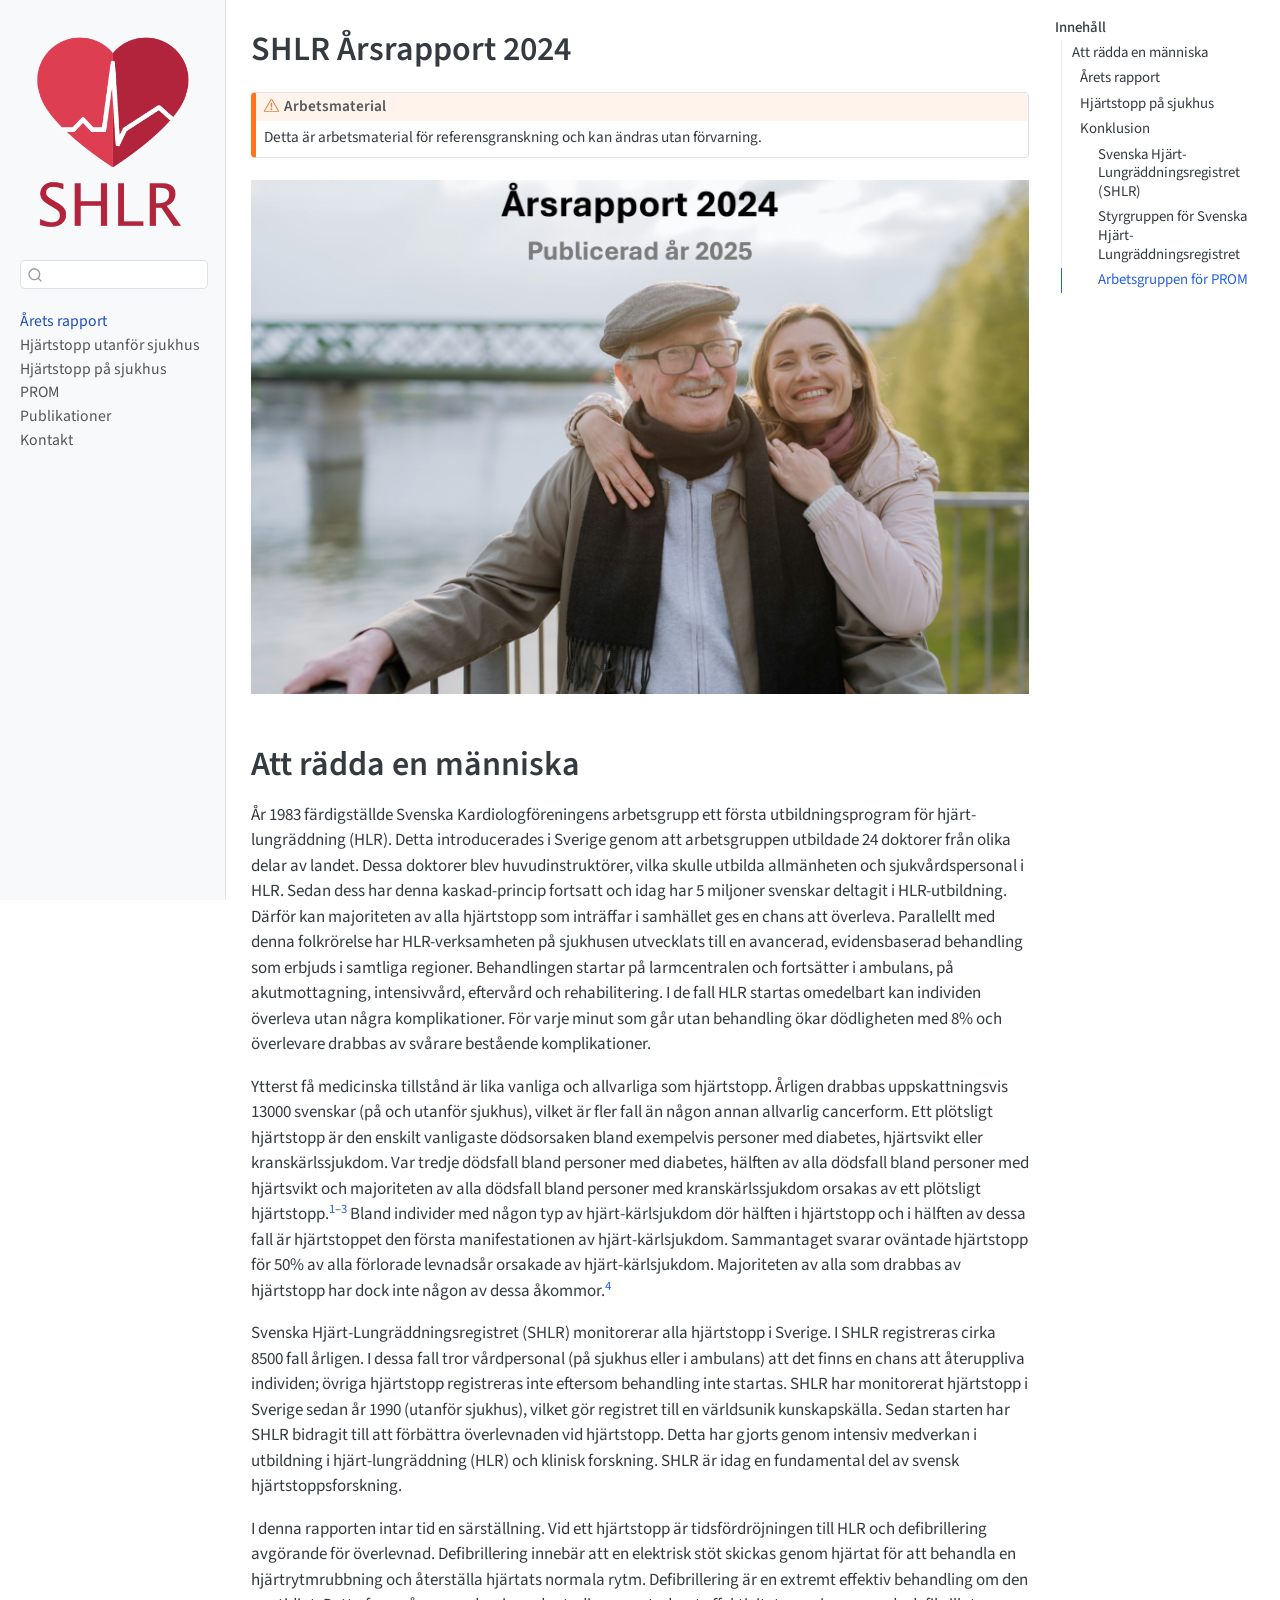
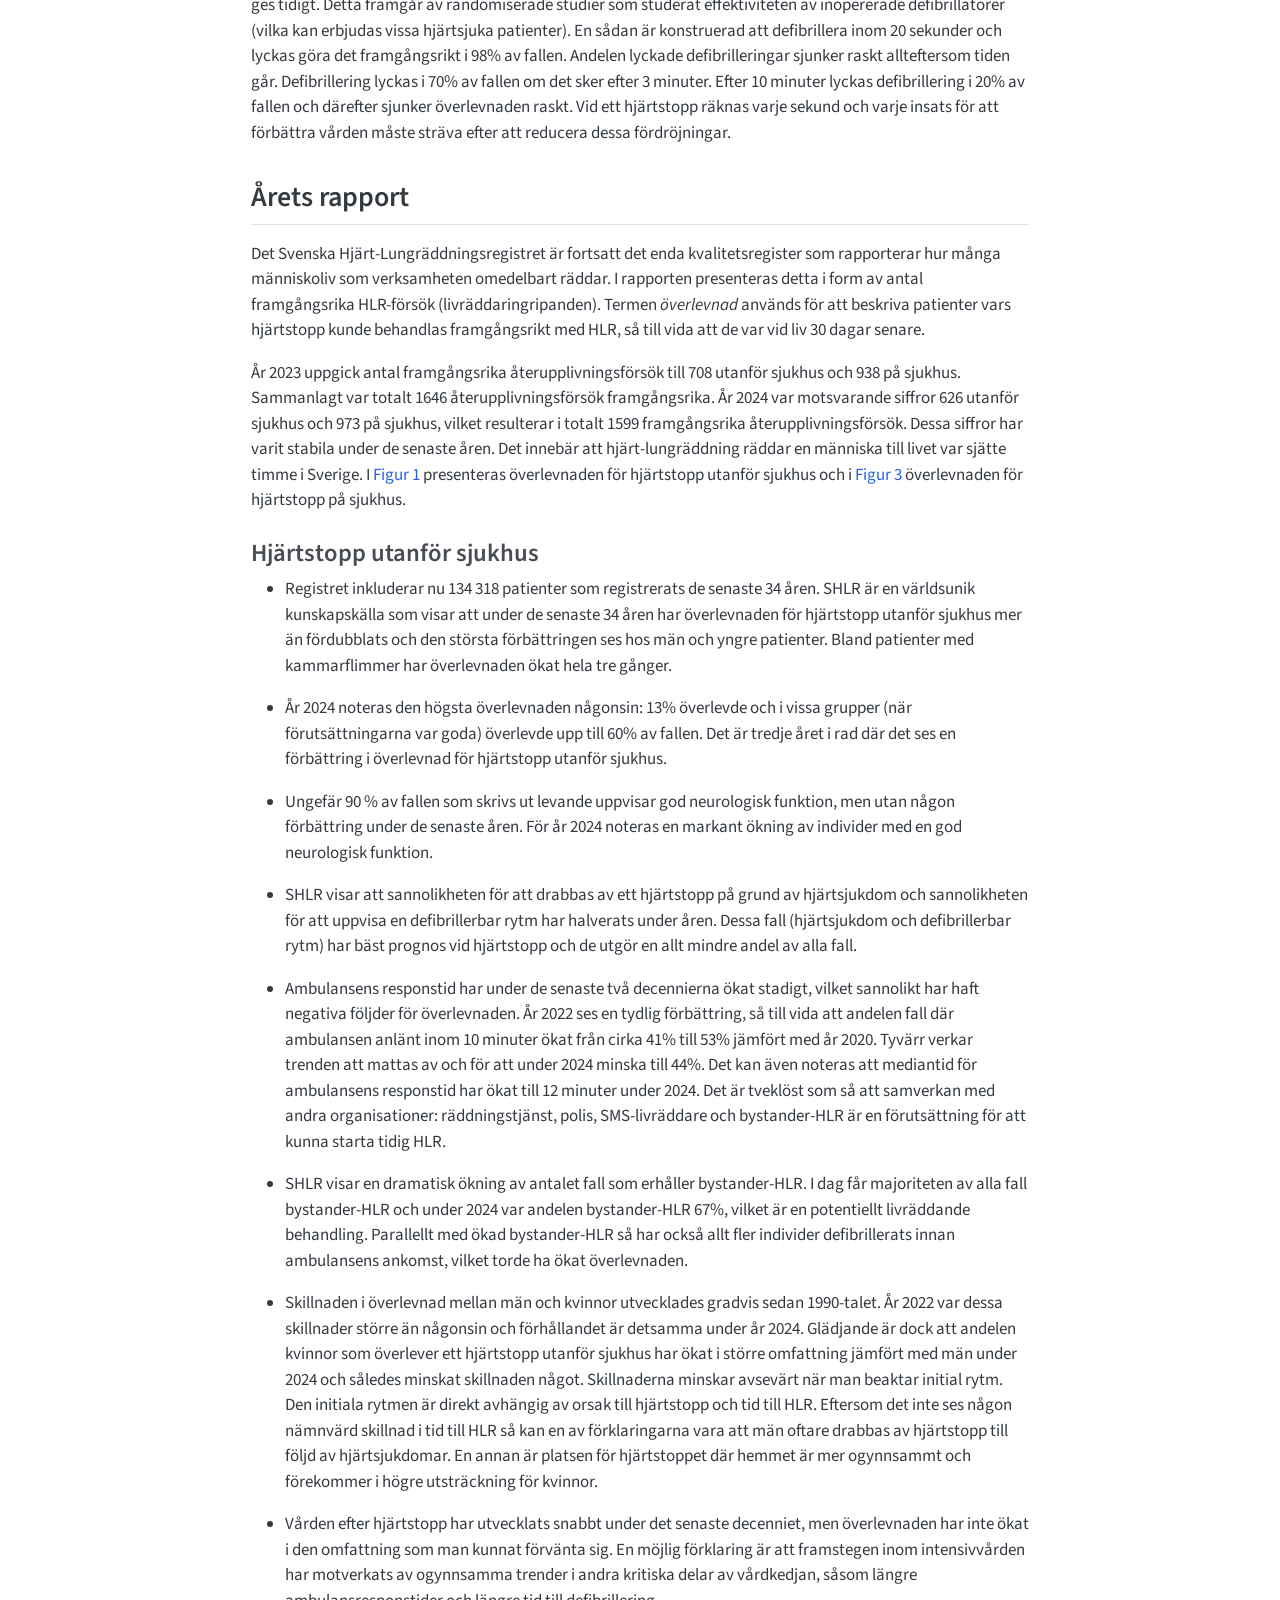
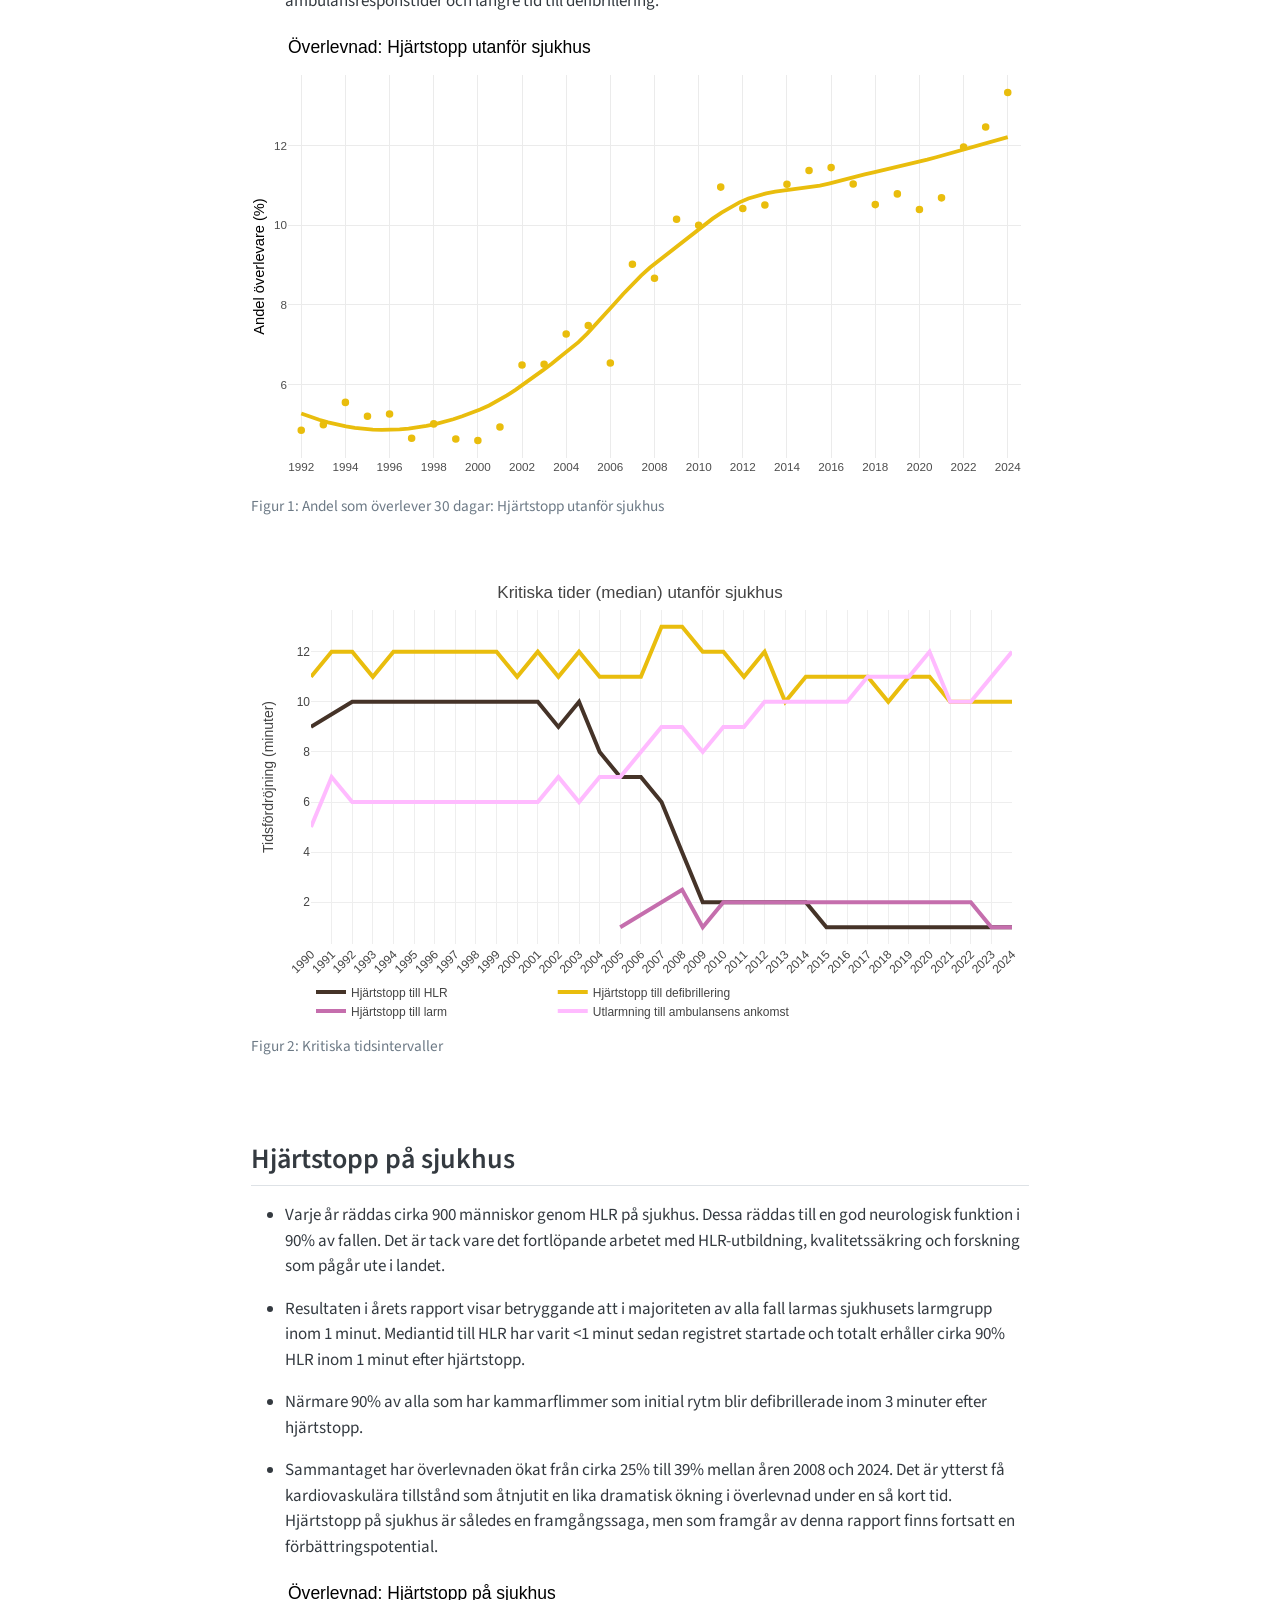
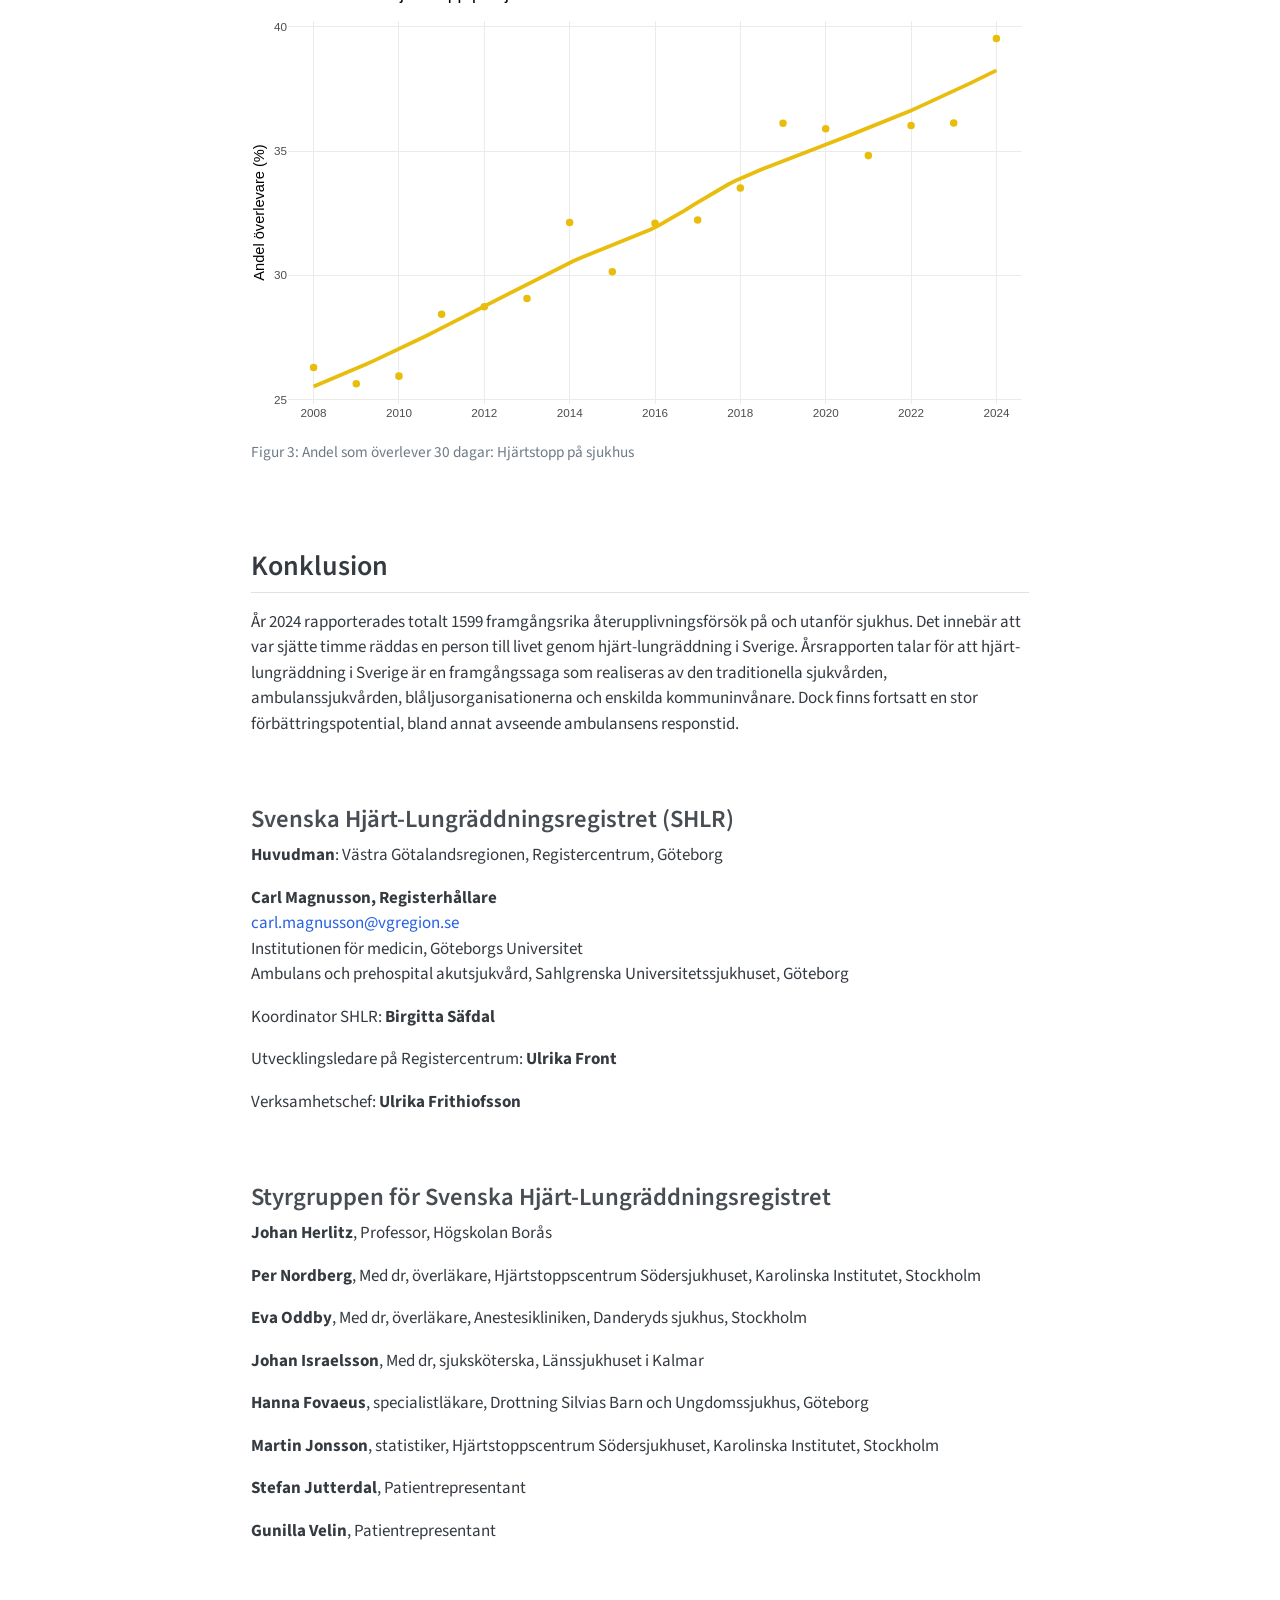
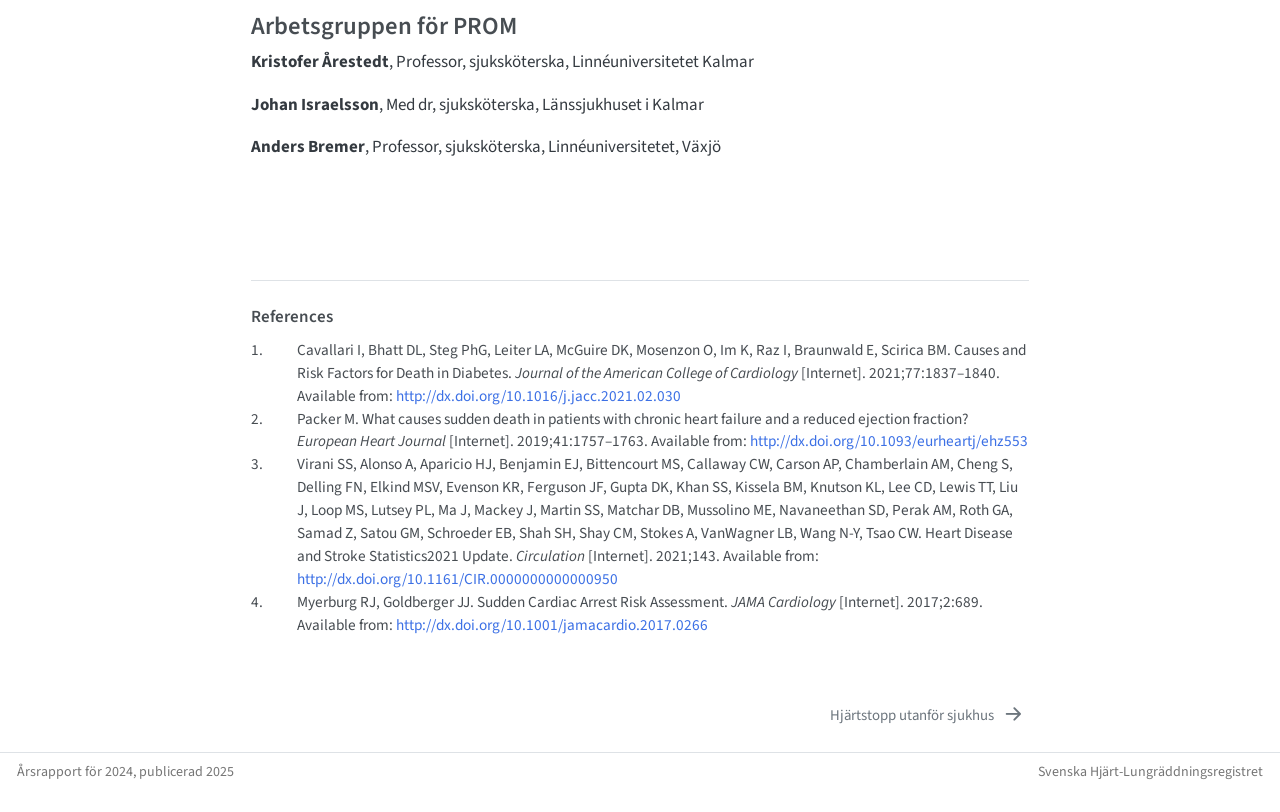
<file: index.html>
<!DOCTYPE html>
<html xmlns="http://www.w3.org/1999/xhtml" lang="en" xml:lang="en"><head>

<meta charset="utf-8">
<meta name="generator" content="quarto-1.6.33">

<meta name="viewport" content="width=device-width, initial-scale=1.0, user-scalable=yes">


<title>SHLR Årsrapport 2024</title>
<style>
code{white-space: pre-wrap;}
span.smallcaps{font-variant: small-caps;}
div.columns{display: flex; gap: min(4vw, 1.5em);}
div.column{flex: auto; overflow-x: auto;}
div.hanging-indent{margin-left: 1.5em; text-indent: -1.5em;}
ul.task-list{list-style: none;}
ul.task-list li input[type="checkbox"] {
  width: 0.8em;
  margin: 0 0.8em 0.2em -1em; /* quarto-specific, see https://github.com/quarto-dev/quarto-cli/issues/4556 */ 
  vertical-align: middle;
}
/* CSS for citations */
div.csl-bib-body { }
div.csl-entry {
  clear: both;
}
.hanging-indent div.csl-entry {
  margin-left:2em;
  text-indent:-2em;
}
div.csl-left-margin {
  min-width:2em;
  float:left;
}
div.csl-right-inline {
  margin-left:2em;
  padding-left:1em;
}
div.csl-indent {
  margin-left: 2em;
}</style>


<script src="site_libs/quarto-nav/quarto-nav.js"></script>
<script src="site_libs/clipboard/clipboard.min.js"></script>
<script src="site_libs/quarto-search/autocomplete.umd.js"></script>
<script src="site_libs/quarto-search/fuse.min.js"></script>
<script src="site_libs/quarto-search/quarto-search.js"></script>
<meta name="quarto:offset" content="./">
<link href="./ohca.html" rel="next">
<script src="site_libs/quarto-html/quarto.js"></script>
<script src="site_libs/quarto-html/popper.min.js"></script>
<script src="site_libs/quarto-html/tippy.umd.min.js"></script>
<script src="site_libs/quarto-html/anchor.min.js"></script>
<link href="site_libs/quarto-html/tippy.css" rel="stylesheet">
<link href="site_libs/quarto-html/quarto-syntax-highlighting-07ba0ad10f5680c660e360ac31d2f3b6.css" rel="stylesheet" id="quarto-text-highlighting-styles">
<script src="site_libs/bootstrap/bootstrap.min.js"></script>
<link href="site_libs/bootstrap/bootstrap-icons.css" rel="stylesheet">
<link href="site_libs/bootstrap/bootstrap-905767366e200ada3908acd3947a097a.min.css" rel="stylesheet" append-hash="true" id="quarto-bootstrap" data-mode="light">
<script id="quarto-search-options" type="application/json">{
  "location": "sidebar",
  "copy-button": false,
  "collapse-after": 3,
  "panel-placement": "start",
  "type": "textbox",
  "limit": 50,
  "keyboard-shortcut": [
    "f",
    "/",
    "s"
  ],
  "show-item-context": false,
  "language": {
    "search-no-results-text": "No results",
    "search-matching-documents-text": "matching documents",
    "search-copy-link-title": "Copy link to search",
    "search-hide-matches-text": "Hide additional matches",
    "search-more-match-text": "more match in this document",
    "search-more-matches-text": "more matches in this document",
    "search-clear-button-title": "Clear",
    "search-text-placeholder": "",
    "search-detached-cancel-button-title": "Cancel",
    "search-submit-button-title": "Submit",
    "search-label": "Search"
  }
}</script>
<script src="site_libs/htmlwidgets-1.6.2/htmlwidgets.js"></script>
<script src="site_libs/plotly-binding-4.11.0/plotly.js"></script>
<script src="site_libs/typedarray-0.1/typedarray.min.js"></script>
<script src="site_libs/jquery-3.5.1/jquery.min.js"></script>
<link href="site_libs/crosstalk-1.2.0/css/crosstalk.min.css" rel="stylesheet">
<script src="site_libs/crosstalk-1.2.0/js/crosstalk.min.js"></script>
<link href="site_libs/plotly-htmlwidgets-css-2.11.1/plotly-htmlwidgets.css" rel="stylesheet">
<script src="site_libs/plotly-main-2.11.1/plotly-latest.min.js"></script>


</head>

<body class="nav-sidebar docked">

<div id="quarto-search-results"></div>
  <header id="quarto-header" class="headroom fixed-top">
  <nav class="quarto-secondary-nav">
    <div class="container-fluid d-flex">
      <button type="button" class="quarto-btn-toggle btn" data-bs-toggle="collapse" role="button" data-bs-target=".quarto-sidebar-collapse-item" aria-controls="quarto-sidebar" aria-expanded="false" aria-label="Toggle sidebar navigation" onclick="if (window.quartoToggleHeadroom) { window.quartoToggleHeadroom(); }">
        <i class="bi bi-layout-text-sidebar-reverse"></i>
      </button>
        <nav class="quarto-page-breadcrumbs" aria-label="breadcrumb"><ol class="breadcrumb"><li class="breadcrumb-item"><a href="./index.html">Årets rapport</a></li></ol></nav>
        <a class="flex-grow-1" role="navigation" data-bs-toggle="collapse" data-bs-target=".quarto-sidebar-collapse-item" aria-controls="quarto-sidebar" aria-expanded="false" aria-label="Toggle sidebar navigation" onclick="if (window.quartoToggleHeadroom) { window.quartoToggleHeadroom(); }">      
        </a>
      <button type="button" class="btn quarto-search-button" aria-label="Search" onclick="window.quartoOpenSearch();">
        <i class="bi bi-search"></i>
      </button>
    </div>
  </nav>
</header>
<!-- content -->
<div id="quarto-content" class="quarto-container page-columns page-rows-contents page-layout-article">
<!-- sidebar -->
  <nav id="quarto-sidebar" class="sidebar collapse collapse-horizontal quarto-sidebar-collapse-item sidebar-navigation docked overflow-auto">
    <div class="pt-lg-2 mt-2 text-center sidebar-header">
      <a href="./index.html" class="sidebar-logo-link">
      <img src="./images/logo.png" alt="" class="sidebar-logo py-0 d-lg-inline d-none">
      </a>
      </div>
        <div class="mt-2 flex-shrink-0 align-items-center">
        <div class="sidebar-search">
        <div id="quarto-search" class="" title="Search"></div>
        </div>
        </div>
    <div class="sidebar-menu-container"> 
    <ul class="list-unstyled mt-1">
        <li class="sidebar-item">
  <div class="sidebar-item-container"> 
  <a href="./index.html" class="sidebar-item-text sidebar-link active">
 <span class="menu-text">Årets rapport</span></a>
  </div>
</li>
        <li class="sidebar-item">
  <div class="sidebar-item-container"> 
  <a href="./ohca.html" class="sidebar-item-text sidebar-link">
 <span class="menu-text">Hjärtstopp utanför sjukhus</span></a>
  </div>
</li>
        <li class="sidebar-item">
  <div class="sidebar-item-container"> 
  <a href="./ihca.html" class="sidebar-item-text sidebar-link">
 <span class="menu-text">Hjärtstopp på sjukhus</span></a>
  </div>
</li>
        <li class="sidebar-item">
  <div class="sidebar-item-container"> 
  <a href="./prom.html" class="sidebar-item-text sidebar-link">
 <span class="menu-text">PROM</span></a>
  </div>
</li>
        <li class="sidebar-item">
  <div class="sidebar-item-container"> 
  <a href="./vetenskap.html" class="sidebar-item-text sidebar-link">
 <span class="menu-text">Publikationer</span></a>
  </div>
</li>
        <li class="sidebar-item">
  <div class="sidebar-item-container"> 
  <a href="./kontakt.html" class="sidebar-item-text sidebar-link">
 <span class="menu-text">Kontakt</span></a>
  </div>
</li>
    </ul>
    </div>
</nav>
<div id="quarto-sidebar-glass" class="quarto-sidebar-collapse-item" data-bs-toggle="collapse" data-bs-target=".quarto-sidebar-collapse-item"></div>
<!-- margin-sidebar -->
    <div id="quarto-margin-sidebar" class="sidebar margin-sidebar">
        <nav id="TOC" role="doc-toc" class="toc-active">
    <h2 id="toc-title">Innehåll</h2>
   
  <ul>
  <li><a href="#att-rädda-en-människa" id="toc-att-rädda-en-människa" class="nav-link active" data-scroll-target="#att-rädda-en-människa">Att rädda en människa</a>
  <ul class="collapse">
  <li><a href="#årets-rapport" id="toc-årets-rapport" class="nav-link" data-scroll-target="#årets-rapport">Årets rapport</a>
  <ul class="collapse">
  <li><a href="#hjärtstopp-utanför-sjukhus" id="toc-hjärtstopp-utanför-sjukhus" class="nav-link" data-scroll-target="#hjärtstopp-utanför-sjukhus">Hjärtstopp utanför sjukhus</a></li>
  </ul></li>
  <li><a href="#hjärtstopp-på-sjukhus" id="toc-hjärtstopp-på-sjukhus" class="nav-link" data-scroll-target="#hjärtstopp-på-sjukhus">Hjärtstopp på sjukhus</a></li>
  <li><a href="#konklusion" id="toc-konklusion" class="nav-link" data-scroll-target="#konklusion">Konklusion</a>
  <ul class="collapse">
  <li><a href="#svenska-hjärt-lungräddningsregistret-shlr" id="toc-svenska-hjärt-lungräddningsregistret-shlr" class="nav-link" data-scroll-target="#svenska-hjärt-lungräddningsregistret-shlr">Svenska Hjärt-Lungräddningsregistret (SHLR)</a></li>
  <li><a href="#styrgruppen-för-svenska-hjärt-lungräddningsregistret" id="toc-styrgruppen-för-svenska-hjärt-lungräddningsregistret" class="nav-link" data-scroll-target="#styrgruppen-för-svenska-hjärt-lungräddningsregistret">Styrgruppen för Svenska Hjärt-Lungräddningsregistret</a></li>
  <li><a href="#arbetsgruppen-för-prom" id="toc-arbetsgruppen-för-prom" class="nav-link" data-scroll-target="#arbetsgruppen-för-prom">Arbetsgruppen för PROM</a></li>
  </ul></li>
  </ul></li>
  </ul>
</nav>
    </div>
<!-- main -->
<main class="content" id="quarto-document-content">

<header id="title-block-header" class="quarto-title-block default">
<div class="quarto-title">
<h1 class="title">SHLR Årsrapport 2024</h1>
</div>



<div class="quarto-title-meta">

    
  
    
  </div>
  


</header>


<div class="callout callout-style-default callout-warning callout-titled">
<div class="callout-header d-flex align-content-center">
<div class="callout-icon-container">
<i class="callout-icon"></i>
</div>
<div class="callout-title-container flex-fill">
Arbetsmaterial
</div>
</div>
<div class="callout-body-container callout-body">
<p>Detta är arbetsmaterial för referensgranskning och kan ändras utan förvarning.</p>
</div>
</div>
<div class="quarto-figure quarto-figure-center">
<figure class="figure">
<p><img src="images/cover_photo_2024.jpeg" class="img-fluid quarto-figure quarto-figure-center figure-img"></p>
</figure>
</div>
<section id="att-rädda-en-människa" class="level1">
<h1>Att rädda en människa</h1>
<p>År 1983 färdigställde Svenska Kardiologföreningens arbetsgrupp ett första utbildningsprogram för hjärt-lungräddning (HLR). Detta introducerades i Sverige genom att arbetsgruppen utbildade 24 doktorer från olika delar av landet. Dessa doktorer blev huvudinstruktörer, vilka skulle utbilda allmänheten och sjukvårdspersonal i HLR. Sedan dess har denna kaskad-princip fortsatt och idag har 5 miljoner svenskar deltagit i HLR-utbildning. Därför kan majoriteten av alla hjärtstopp som inträffar i samhället ges en chans att överleva. Parallellt med denna folkrörelse har HLR-verksamheten på sjukhusen utvecklats till en avancerad, evidensbaserad behandling som erbjuds i samtliga regioner. Behandlingen startar på larmcentralen och fortsätter i ambulans, på akutmottagning, intensivvård, eftervård och rehabilitering. I de fall HLR startas omedelbart kan individen överleva utan några komplikationer. För varje minut som går utan behandling ökar dödligheten med 8% och överlevare drabbas av svårare bestående komplikationer.</p>
<p>Ytterst få medicinska tillstånd är lika vanliga och allvarliga som hjärtstopp. Årligen drabbas uppskattningsvis 13000 svenskar (på och utanför sjukhus), vilket är fler fall än någon annan allvarlig cancerform. Ett plötsligt hjärtstopp är den enskilt vanligaste dödsorsaken bland exempelvis personer med diabetes, hjärtsvikt eller kranskärlssjukdom. Var tredje dödsfall bland personer med diabetes, hälften av alla dödsfall bland personer med hjärtsvikt och majoriteten av alla dödsfall bland personer med kranskärlssjukdom orsakas av ett plötsligt hjärtstopp.<span class="citation" data-cites="Cavallari2021 packer2019 virani2021"><sup><a href="#ref-Cavallari2021" role="doc-biblioref">1</a>–<a href="#ref-virani2021" role="doc-biblioref">3</a></sup></span> Bland individer med någon typ av hjärt-kärlsjukdom dör hälften i hjärtstopp och i hälften av dessa fall är hjärtstoppet den första manifestationen av hjärt-kärlsjukdom. Sammantaget svarar oväntade hjärtstopp för 50% av alla förlorade levnadsår orsakade av hjärt-kärlsjukdom. Majoriteten av alla som drabbas av hjärtstopp har dock inte någon av dessa åkommor.<span class="citation" data-cites="myerburg2017"><sup><a href="#ref-myerburg2017" role="doc-biblioref">4</a></sup></span></p>
<p>Svenska Hjärt-Lungräddningsregistret (SHLR) monitorerar alla hjärtstopp i Sverige. I SHLR registreras cirka 8500 fall årligen. I dessa fall tror vårdpersonal (på sjukhus eller i ambulans) att det finns en chans att återuppliva individen; övriga hjärtstopp registreras inte eftersom behandling inte startas. SHLR har monitorerat hjärtstopp i Sverige sedan år 1990 (utanför sjukhus), vilket gör registret till en världsunik kunskapskälla. Sedan starten har SHLR bidragit till att förbättra överlevnaden vid hjärtstopp. Detta har gjorts genom intensiv medverkan i utbildning i hjärt-lungräddning (HLR) och klinisk forskning. SHLR är idag en fundamental del av svensk hjärtstoppsforskning.</p>
<p>I denna rapporten intar tid en särställning. Vid ett hjärtstopp är tidsfördröjningen till HLR och defibrillering avgörande för överlevnad. Defibrillering innebär att en elektrisk stöt skickas genom hjärtat för att behandla en hjärtrytmrubbning och återställa hjärtats normala rytm. Defibrillering är en extremt effektiv behandling om den ges tidigt. Detta framgår av randomiserade studier som studerat effektiviteten av inopererade defibrillatorer (vilka kan erbjudas vissa hjärtsjuka patienter). En sådan är konstruerad att defibrillera inom 20 sekunder och lyckas göra det framgångsrikt i 98% av fallen. Andelen lyckade defibrilleringar sjunker raskt allteftersom tiden går. Defibrillering lyckas i 70% av fallen om det sker efter 3 minuter. Efter 10 minuter lyckas defibrillering i 20% av fallen och därefter sjunker överlevnaden raskt. Vid ett hjärtstopp räknas varje sekund och varje insats för att förbättra vården måste sträva efter att reducera dessa fördröjningar.</p>
<section id="årets-rapport" class="level2">
<h2 class="anchored" data-anchor-id="årets-rapport">Årets rapport</h2>
<p>Det Svenska Hjärt-Lungräddningsregistret är fortsatt det enda kvalitetsregister som rapporterar hur många människoliv som verksamheten omedelbart räddar. I rapporten presenteras detta i form av antal framgångsrika HLR-försök (livräddaringripanden). Termen <em>överlevnad</em> används för att beskriva patienter vars hjärtstopp kunde behandlas framgångsrikt med HLR, så till vida att de var vid liv 30 dagar senare.</p>
<p>År 2023 uppgick antal framgångsrika återupplivningsförsök till 708 utanför sjukhus och 938 på sjukhus. Sammanlagt var totalt 1646 återupplivningsförsök framgångsrika. År 2024 var motsvarande siffror 626 utanför sjukhus och 973 på sjukhus, vilket resulterar i totalt 1599 framgångsrika återupplivningsförsök. Dessa siffror har varit stabila under de senaste åren. Det innebär att hjärt-lungräddning räddar en människa till livet var sjätte timme i Sverige. I <a href="#fig-1" class="quarto-xref">Figur&nbsp;1</a> presenteras överlevnaden för hjärtstopp utanför sjukhus och i <a href="#fig-3" class="quarto-xref">Figur&nbsp;3</a> överlevnaden för hjärtstopp på sjukhus.</p>
<section id="hjärtstopp-utanför-sjukhus" class="level3">
<h3 class="anchored" data-anchor-id="hjärtstopp-utanför-sjukhus">Hjärtstopp utanför sjukhus</h3>
<ul>
<li><p>Registret inkluderar nu 134&nbsp;318 patienter som registrerats de senaste 34 åren. SHLR är en världsunik kunskapskälla som visar att under de senaste 34 åren har överlevnaden för hjärtstopp utanför sjukhus mer än fördubblats och den största förbättringen ses hos män och yngre patienter. Bland patienter med kammarflimmer har överlevnaden ökat hela tre gånger.</p></li>
<li><p>År 2024 noteras den högsta överlevnaden någonsin: 13% överlevde och i vissa grupper (när förutsättningarna var goda) överlevde upp till 60% av fallen. Det är tredje året i rad där det ses en förbättring i överlevnad för hjärtstopp utanför sjukhus.</p></li>
<li><p>Ungefär 90 % av fallen som skrivs ut levande uppvisar god neurologisk funktion, men utan någon förbättring under de senaste åren. För år 2024 noteras en markant ökning av individer med en god neurologisk funktion.</p></li>
<li><p>SHLR visar att sannolikheten för att drabbas av ett hjärtstopp på grund av hjärtsjukdom och sannolikheten för att uppvisa en defibrillerbar rytm har halverats under åren. Dessa fall (hjärtsjukdom och defibrillerbar rytm) har bäst prognos vid hjärtstopp och de utgör en allt mindre andel av alla fall.</p></li>
<li><p>Ambulansens responstid har under de senaste två decennierna ökat stadigt, vilket sannolikt har haft negativa följder för överlevnaden. År 2022 ses en tydlig förbättring, så till vida att andelen fall där ambulansen anlänt inom 10 minuter ökat från cirka 41% till 53% jämfört med år 2020. Tyvärr verkar trenden att mattas av och för att under 2024 minska till 44%. Det kan även noteras att mediantid för ambulansens responstid har ökat till 12 minuter under 2024. Det är tveklöst som så att samverkan med andra organisationer: räddningstjänst, polis, SMS-livräddare och bystander-HLR är en förutsättning för att kunna starta tidig HLR.</p></li>
<li><p>SHLR visar en dramatisk ökning av antalet fall som erhåller bystander-HLR. I dag får majoriteten av alla fall bystander-HLR och under 2024 var andelen bystander-HLR 67%, vilket är en potentiellt livräddande behandling. Parallellt med ökad bystander-HLR så har också allt fler individer defibrillerats innan ambulansens ankomst, vilket torde ha ökat överlevnaden.</p></li>
<li><p>Skillnaden i överlevnad mellan män och kvinnor utvecklades gradvis sedan 1990-talet. År 2022 var dessa skillnader större än någonsin och förhållandet är detsamma under år 2024. Glädjande är dock att andelen kvinnor som överlever ett hjärtstopp utanför sjukhus har ökat i större omfattning jämfört med män under 2024 och således minskat skillnaden något. Skillnaderna minskar avsevärt när man beaktar initial rytm. Den initiala rytmen är direkt avhängig av orsak till hjärtstopp och tid till HLR. Eftersom det inte ses någon nämnvärd skillnad i tid till HLR så kan en av förklaringarna vara att män oftare drabbas av hjärtstopp till följd av hjärtsjukdomar. En annan är platsen för hjärtstoppet där hemmet är mer ogynnsammt och förekommer i högre utsträckning för kvinnor.</p></li>
<li><p>Vården efter hjärtstopp har utvecklats snabbt under det senaste decenniet, men överlevnaden har inte ökat i den omfattning som man kunnat förvänta sig. En möjlig förklaring är att framstegen inom intensivvården har motverkats av ogynnsamma trender i andra kritiska delar av vårdkedjan, såsom längre ambulansresponstider och längre tid till defibrillering.</p></li>
</ul>
<div class="cell">
<div id="fig-1" class="cell-output-display quarto-float quarto-figure quarto-figure-center anchored">
<figure class="quarto-float quarto-float-fig figure">
<div aria-describedby="fig-1-caption-0ceaefa1-69ba-4598-a22c-09a6ac19f8ca">
<div class="plotly html-widget html-fill-item-overflow-hidden html-fill-item" id="htmlwidget-46eb4fb4dc31e658a957" style="width:100%;height:464px;"></div>
<script type="application/json" data-for="htmlwidget-46eb4fb4dc31e658a957">{"x":{"data":[{"x":[1,1.4050632911392404,1.8101265822784809,2.2151898734177218,2.6202531645569618,3.0253164556962027,3.4303797468354431,3.8354430379746836,4.2405063291139236,4.6455696202531644,5.0506329113924053,5.4556962025316453,5.8607594936708862,6.2658227848101262,6.6708860759493671,7.0759493670886071,7.481012658227848,7.8860759493670889,8.2911392405063289,8.6962025316455698,9.1012658227848107,9.5063291139240498,9.9113924050632907,10.316455696202532,10.721518987341772,11.126582278481013,11.531645569620252,11.936708860759493,12.341772151898734,12.746835443037975,13.151898734177214,13.556962025316455,13.962025316455696,14.367088607594937,14.772151898734178,15.177215189873417,15.582278481012658,15.987341772151899,16.39240506329114,16.797468354430379,17.202531645569621,17.60759493670886,18.0126582278481,18.417721518987342,18.822784810126581,19.227848101265824,19.632911392405063,20.037974683544302,20.443037974683545,20.848101265822784,21.253164556962027,21.658227848101266,22.063291139240505,22.468354430379748,22.873417721518987,23.278481012658226,23.683544303797468,24.088607594936708,24.49367088607595,24.898734177215189,25.303797468354428,25.708860759493671,26.11392405063291,26.518987341772153,26.924050632911392,27.329113924050631,27.734177215189874,28.139240506329113,28.544303797468356,28.949367088607595,29.354430379746834,29.759493670886076,30.164556962025316,30.569620253164558,30.974683544303797,31.379746835443036,31.784810126582279,32.189873417721515,32.594936708860757,33],"y":[5.269932241359335,5.1871822911979297,5.1129317025152199,5.0477205242805905,4.9920888054634265,4.9465741918196215,4.910902949642602,4.8845007238888787,4.8672354247168812,4.8589749622850409,4.8595976045497693,4.8697499815268097,4.8896868180803024,4.9191376498020931,4.9578320122840376,5.0054994411179878,5.0618694718957933,5.126671640209306,5.199635481650378,5.2804905318108615,5.369309544397078,5.4728889822650935,5.5923634720725994,5.7256044837955669,5.870483487409965,6.024871952891762,6.1866413502169273,6.3536631493614326,6.5238088203012428,6.6949498330123314,6.8674453114326015,7.0636919205544011,7.2841485387405189,7.5220628678920995,7.7706826099102955,8.0232554666962503,8.2730291401511167,8.5132513321760381,8.7371697446721655,8.9380320795406458,9.1142821196494523,9.2917491236816705,9.4724676114567217,9.6534321408250978,9.8316372696372802,10.004077555743761,10.167747556995025,10.319641831241556,10.456754936333846,10.576081430122379,10.673964602959284,10.748349894646307,10.803541003802032,10.844257131674079,10.875217479510059,10.90114124855759,10.926747640064288,10.956755855277772,10.995885095445653,11.048854561815546,11.112956394165106,11.172854516092999,11.22875876392699,11.28166542266951,11.332570777322992,11.382471112889865,11.432362714372564,11.483241866773517,11.536104855095154,11.591947964339905,11.650592864627701,11.710493608223883,11.771477870142178,11.833394308516972,11.896091581482656,11.959418347173608,12.023223263724228,12.087354989268896,12.151662181941997,12.215993499877927],"text":"","type":"scatter","mode":"lines","name":"Group","line":{"width":3.7795275590551185,"color":"rgba(233,189,13,1)","dash":"solid"},"hoveron":"points","legendgroup":"Group","showlegend":true,"xaxis":"x","yaxis":"y","hoverinfo":"text","frame":null},{"x":[1,2,3,4,5,6,7,8,9,10,11,12,13,14,15,16,17,18,19,20,21,22,23,24,25,26,27,28,29,30,31,32,33],"y":[4.8499999999999996,4.9900000000000002,5.5499999999999998,5.2000000000000002,5.2599999999999998,4.6500000000000004,5.0099999999999998,4.6299999999999999,4.5899999999999999,4.9299999999999997,6.4900000000000002,6.5099999999999998,7.2699999999999996,7.4800000000000004,6.54,9.0199999999999996,8.6699999999999999,10.15,10,10.960000000000001,10.42,10.51,11.029999999999999,11.380000000000001,11.449999999999999,11.039999999999999,10.52,10.789999999999999,10.4,10.69,11.970000000000001,12.470000000000001,13.34],"text":["År 1992 <br>Antal räddade:  124 <br>Andel räddade (%)  4.8","År 1993 <br>Antal räddade:  138 <br>Andel räddade (%)  5.0","År 1994 <br>Antal räddade:  167 <br>Andel räddade (%)  5.6","År 1995 <br>Antal räddade:  163 <br>Andel räddade (%)  5.2","År 1996 <br>Antal räddade:  171 <br>Andel räddade (%)  5.3","År 1997 <br>Antal räddade:  144 <br>Andel räddade (%)  4.7","År 1998 <br>Antal räddade:  153 <br>Andel räddade (%)  5.0","År 1999 <br>Antal räddade:  101 <br>Andel räddade (%)  4.6","År 2000 <br>Antal räddade:  119 <br>Andel räddade (%)  4.6","År 2001 <br>Antal räddade:  116 <br>Andel räddade (%)  4.9","År 2002 <br>Antal räddade:  149 <br>Andel räddade (%)  6.5","År 2003 <br>Antal räddade:  153 <br>Andel räddade (%)  6.5","År 2004 <br>Antal räddade:  177 <br>Andel räddade (%)  7.3","År 2005 <br>Antal räddade:  207 <br>Andel räddade (%)  7.5","År 2006 <br>Antal räddade:  169 <br>Andel räddade (%)  6.5","År 2007 <br>Antal räddade:  230 <br>Andel räddade (%)  9.0","År 2008 <br>Antal räddade:  252 <br>Andel räddade (%)  8.7","År 2009 <br>Antal räddade:  357 <br>Andel räddade (%) 10.2","År 2010 <br>Antal räddade:  446 <br>Andel räddade (%) 10.0","År 2011 <br>Antal räddade:  532 <br>Andel räddade (%) 11.0","År 2012 <br>Antal räddade:  508 <br>Andel räddade (%) 10.4","År 2013 <br>Antal räddade:  546 <br>Andel räddade (%) 10.5","År 2014 <br>Antal räddade:  570 <br>Andel räddade (%) 11.0","År 2015 <br>Antal räddade:  618 <br>Andel räddade (%) 11.4","År 2016 <br>Antal räddade:  621 <br>Andel räddade (%) 11.4","År 2017 <br>Antal räddade:  630 <br>Andel räddade (%) 11.0","År 2018 <br>Antal räddade:  624 <br>Andel räddade (%) 10.5","År 2019 <br>Antal räddade:  620 <br>Andel räddade (%) 10.8","År 2020 <br>Antal räddade:  608 <br>Andel räddade (%) 10.4","År 2021 <br>Antal räddade:  611 <br>Andel räddade (%) 10.7","År 2022 <br>Antal räddade:  687 <br>Andel räddade (%) 12.0","År 2023 <br>Antal räddade:  708 <br>Andel räddade (%) 12.5","År 2024 <br>Antal räddade:  626 <br>Andel räddade (%) 13.3"],"type":"scatter","mode":"markers","marker":{"autocolorscale":false,"color":"rgba(233,189,13,1)","opacity":1,"size":5.6692913385826778,"symbol":"circle","line":{"width":1.8897637795275593,"color":"rgba(233,189,13,1)"}},"hoveron":"points","name":"Group","legendgroup":"Group","showlegend":false,"xaxis":"x","yaxis":"y","hoverinfo":"text","frame":null}],"layout":{"margin":{"t":43.762557077625573,"r":7.3059360730593621,"b":25.57077625570777,"l":37.260273972602747},"font":{"color":"rgba(0,0,0,1)","family":"","size":14.611872146118724},"title":{"text":"Överlevnad: Hjärtstopp utanför sjukhus","font":{"color":"rgba(0,0,0,1)","family":"","size":17.534246575342465},"x":0,"xref":"paper"},"xaxis":{"domain":[0,1],"automargin":true,"type":"linear","autorange":false,"range":[0.40000000000000002,33.600000000000001],"tickmode":"array","ticktext":["1992","1994","1996","1998","2000","2002","2004","2006","2008","2010","2012","2014","2016","2018","2020","2022","2024"],"tickvals":[1,3,5,7,9,11,13,15,17,19,21,23,25,27,29,31,33],"categoryorder":"array","categoryarray":["1992","1994","1996","1998","2000","2002","2004","2006","2008","2010","2012","2014","2016","2018","2020","2022","2024"],"nticks":null,"ticks":"","tickcolor":null,"ticklen":3.6529680365296811,"tickwidth":0,"showticklabels":true,"tickfont":{"color":"rgba(77,77,77,1)","family":"","size":11.68949771689498},"tickangle":-0,"showline":false,"linecolor":null,"linewidth":0,"showgrid":true,"gridcolor":"rgba(235,235,235,1)","gridwidth":0.66417600664176002,"zeroline":false,"anchor":"y","title":{"text":"","font":{"color":"rgba(0,0,0,1)","family":"","size":14.611872146118724}},"hoverformat":".2f"},"yaxis":{"domain":[0,1],"automargin":true,"type":"linear","autorange":false,"range":[4.1524999999999999,13.7775],"tickmode":"array","ticktext":["6","8","10","12"],"tickvals":[6,8,10,12],"categoryorder":"array","categoryarray":["6","8","10","12"],"nticks":null,"ticks":"","tickcolor":null,"ticklen":3.6529680365296811,"tickwidth":0,"showticklabels":true,"tickfont":{"color":"rgba(77,77,77,1)","family":"","size":11.68949771689498},"tickangle":-0,"showline":false,"linecolor":null,"linewidth":0,"showgrid":true,"gridcolor":"rgba(235,235,235,1)","gridwidth":0.66417600664176002,"zeroline":false,"anchor":"x","title":{"text":"Andel överlevare (%)","font":{"color":"rgba(0,0,0,1)","family":"","size":14.611872146118724}},"hoverformat":".2f"},"shapes":[{"type":"rect","fillcolor":null,"line":{"color":null,"width":0,"linetype":[]},"yref":"paper","xref":"paper","layer":"below","x0":0,"x1":1,"y0":0,"y1":1}],"showlegend":false,"legend":{"bgcolor":null,"bordercolor":null,"borderwidth":0,"font":{"color":"rgba(0,0,0,1)","family":"","size":11.68949771689498}},"hovermode":"closest","barmode":"relative"},"config":{"doubleClick":"reset","modeBarButtonsToAdd":["hoverclosest","hovercompare"],"showSendToCloud":false},"source":"A","attrs":{"13563329e7e38":{"x":{},"y":{},"colour":{},"text":{},"type":"scatter"},"135634370a87e":{"x":{},"y":{},"colour":{},"text":{}}},"cur_data":"13563329e7e38","visdat":{"13563329e7e38":["function (y) ","x"],"135634370a87e":["function (y) ","x"]},"highlight":{"on":"plotly_click","persistent":false,"dynamic":false,"selectize":false,"opacityDim":0.20000000000000001,"selected":{"opacity":1},"debounce":0},"shinyEvents":["plotly_hover","plotly_click","plotly_selected","plotly_relayout","plotly_brushed","plotly_brushing","plotly_clickannotation","plotly_doubleclick","plotly_deselect","plotly_afterplot","plotly_sunburstclick"],"base_url":"https://plot.ly"},"evals":[],"jsHooks":[]}</script>
</div>
<figcaption class="quarto-float-caption-bottom quarto-float-caption quarto-float-fig" id="fig-1-caption-0ceaefa1-69ba-4598-a22c-09a6ac19f8ca">
Figur&nbsp;1: Andel som överlever 30 dagar: Hjärtstopp utanför sjukhus
</figcaption>
</figure>
</div>
</div>
<p><br></p>
<div class="cell">
<div id="fig-2" class="cell-output-display quarto-float quarto-figure quarto-figure-center anchored">
<figure class="quarto-float quarto-float-fig figure">
<div aria-describedby="fig-2-caption-0ceaefa1-69ba-4598-a22c-09a6ac19f8ca">
<div class="plotly html-widget html-fill-item-overflow-hidden html-fill-item" id="htmlwidget-04a68f46b266403003d2" style="width:100%;height:90%;"></div>
<script type="application/json" data-for="htmlwidget-04a68f46b266403003d2">{"x":{"data":[{"x":[1990,1991,1992,1993,1994,1995,1996,1997,1998,1999,2000,2001,2002,2003,2004,2005,2006,2007,2008,2009,2010,2011,2012,2013,2014,2015,2016,2017,2018,2019,2020,2021,2022,2023,2024],"y":[9,9.5,10,10,10,10,10,10,10,10,10,10,9,10,8,7,7,6,4,2,2,2,2,2,2,1,1,1,1,1,1,1,1,1,1],"mode":"lines","line":{"color":"rgba(69,51,40,1)","width":4},"type":"scatter","name":"Hjärtstopp till HLR","marker":{"color":"rgba(69,51,40,1)","line":{"color":"rgba(69,51,40,1)"}},"textfont":{"color":"rgba(69,51,40,1)"},"error_y":{"color":"rgba(69,51,40,1)"},"error_x":{"color":"rgba(69,51,40,1)"},"xaxis":"x","yaxis":"y","frame":null},{"x":[1990,1991,1992,1993,1994,1995,1996,1997,1998,1999,2000,2001,2002,2003,2004,2005,2006,2007,2008,2009,2010,2011,2012,2013,2014,2015,2016,2017,2018,2019,2020,2021,2022,2023,2024],"y":[11,12,12,11,12,12,12,12,12,12,11,12,11,12,11,11,11,13,13,12,12,11,12,10,11,11,11,11,10,11,11,10,10,10,10],"mode":"lines","line":{"color":"rgba(233,189,13,1)","width":4},"type":"scatter","name":"Hjärtstopp till defibrillering","marker":{"color":"rgba(233,189,13,1)","line":{"color":"rgba(233,189,13,1)"}},"textfont":{"color":"rgba(233,189,13,1)"},"error_y":{"color":"rgba(233,189,13,1)"},"error_x":{"color":"rgba(233,189,13,1)"},"xaxis":"x","yaxis":"y","frame":null},{"x":[2005,2008,2009,2010,2011,2012,2014,2015,2016,2017,2018,2019,2020,2021,2022,2023,2024],"y":[1,2.5,1,2,2,2,2,2,2,2,2,2,2,2,2,1,1],"mode":"lines","line":{"color":"rgba(197,110,173,1)","width":4},"type":"scatter","name":"Hjärtstopp till larm","marker":{"color":"rgba(197,110,173,1)","line":{"color":"rgba(197,110,173,1)"}},"textfont":{"color":"rgba(197,110,173,1)"},"error_y":{"color":"rgba(197,110,173,1)"},"error_x":{"color":"rgba(197,110,173,1)"},"xaxis":"x","yaxis":"y","frame":null},{"x":[1990,1991,1992,1993,1994,1995,1996,1997,1998,1999,2000,2001,2002,2003,2004,2005,2006,2007,2008,2009,2010,2011,2012,2013,2014,2015,2016,2017,2018,2019,2020,2021,2022,2023,2024],"y":[5,7,6,6,6,6,6,6,6,6,6,6,7,6,7,7,8,9,9,8,9,9,10,10,10,10,10,11,11,11,12,10,10,11,12],"mode":"lines","line":{"color":"rgba(255,187,255,1)","width":4},"type":"scatter","name":"Utlarmning till ambulansens ankomst","marker":{"color":"rgba(255,187,255,1)","line":{"color":"rgba(255,187,255,1)"}},"textfont":{"color":"rgba(255,187,255,1)"},"error_y":{"color":"rgba(255,187,255,1)"},"error_x":{"color":"rgba(255,187,255,1)"},"xaxis":"x","yaxis":"y","frame":null}],"layout":{"xaxis":{"domain":[0,1],"automargin":true,"title":"","anchor":"y","tickvals":[1990,1991,1992,1993,1994,1995,1996,1997,1998,1999,2000,2001,2002,2003,2004,2005,2006,2007,2008,2009,2010,2011,2012,2013,2014,2015,2016,2017,2018,2019,2020,2021,2022,2023,2024],"tickangle":315},"yaxis":{"domain":[0,1],"automargin":true,"title":"Tidsfördröjning (minuter)","anchor":"x"},"annotations":[],"shapes":[],"images":[],"margin":{"b":40,"l":60,"t":25,"r":10},"hovermode":"closest","showlegend":true,"title":"Kritiska tider (median) utanför sjukhus","legend":{"orientation":"h"}},"attrs":{"13563456e1f15":{"x":{},"y":{},"mode":"lines","line":{"width":4},"color":{},"colors":["#E9BD0D","#3F90BB","#E16AB5","#1BA34A","#C33649","#EB7644","#5DDAC1","#8E5D3F","#231F1D","#A5A5A5","aquamarine4","coral1","deeppink4","darkgreen","navyblue","violetred","skyblue","tan","khaki","turquoise2","steelblue3","yellowgreen","peachpuff1","plum1"],"alpha_stroke":1,"sizes":[10,100],"spans":[1,20]}},"source":"A","config":{"modeBarButtonsToAdd":["hoverclosest","hovercompare"],"showSendToCloud":false},"highlight":{"on":"plotly_click","persistent":false,"dynamic":false,"selectize":false,"opacityDim":0.20000000000000001,"selected":{"opacity":1},"debounce":0},"subplot":true,"shinyEvents":["plotly_hover","plotly_click","plotly_selected","plotly_relayout","plotly_brushed","plotly_brushing","plotly_clickannotation","plotly_doubleclick","plotly_deselect","plotly_afterplot","plotly_sunburstclick"],"base_url":"https://plot.ly"},"evals":[],"jsHooks":[]}</script>
</div>
<figcaption class="quarto-float-caption-bottom quarto-float-caption quarto-float-fig" id="fig-2-caption-0ceaefa1-69ba-4598-a22c-09a6ac19f8ca">
Figur&nbsp;2: Kritiska tidsintervaller
</figcaption>
</figure>
</div>
</div>
<p><br></p>
</section>
</section>
<section id="hjärtstopp-på-sjukhus" class="level2">
<h2 class="anchored" data-anchor-id="hjärtstopp-på-sjukhus">Hjärtstopp på sjukhus</h2>
<ul>
<li><p>Varje år räddas cirka 900 människor genom HLR på sjukhus. Dessa räddas till en god neurologisk funktion i 90% av fallen. Det är tack vare det fortlöpande arbetet med HLR-utbildning, kvalitetssäkring och forskning som pågår ute i landet.</p></li>
<li><p>Resultaten i årets rapport visar betryggande att i majoriteten av alla fall larmas sjukhusets larmgrupp inom 1 minut. Mediantid till HLR har varit &lt;1 minut sedan registret startade och totalt erhåller cirka 90% HLR inom 1 minut efter hjärtstopp.</p></li>
<li><p>Närmare 90% av alla som har kammarflimmer som initial rytm blir defibrillerade inom 3 minuter efter hjärtstopp.</p></li>
<li><p>Sammantaget har överlevnaden ökat från cirka 25% till 39% mellan åren 2008 och 2024. Det är ytterst få kardiovaskulära tillstånd som åtnjutit en lika dramatisk ökning i överlevnad under en så kort tid. Hjärtstopp på sjukhus är således en framgångssaga, men som framgår av denna rapport finns fortsatt en förbättringspotential.</p></li>
</ul>
<div class="cell">
<div id="fig-3" class="cell-output-display quarto-float quarto-figure quarto-figure-center anchored">
<figure class="quarto-float quarto-float-fig figure">
<div aria-describedby="fig-3-caption-0ceaefa1-69ba-4598-a22c-09a6ac19f8ca">
<div class="plotly html-widget html-fill-item-overflow-hidden html-fill-item" id="htmlwidget-f867a70691daef62433d" style="width:100%;height:464px;"></div>
<script type="application/json" data-for="htmlwidget-f867a70691daef62433d">{"x":{"data":[{"x":[1,1.2025316455696202,1.4050632911392404,1.6075949367088609,1.8101265822784809,2.0126582278481013,2.2151898734177218,2.4177215189873418,2.6202531645569618,2.8227848101265822,3.0253164556962027,3.2278481012658227,3.4303797468354431,3.6329113924050631,3.8354430379746836,4.037974683544304,4.2405063291139236,4.4430379746835449,4.6455696202531644,4.8481012658227849,5.0506329113924053,5.2531645569620249,5.4556962025316453,5.6582278481012658,5.8607594936708862,6.0632911392405067,6.2658227848101262,6.4683544303797467,6.6708860759493671,6.8734177215189876,7.0759493670886071,7.2784810126582276,7.481012658227848,7.6835443037974684,7.8860759493670889,8.0886075949367076,8.2911392405063289,8.4936708860759502,8.6962025316455698,8.8987341772151893,9.1012658227848107,9.3037974683544302,9.5063291139240498,9.7088607594936711,9.9113924050632907,10.113924050632912,10.316455696202532,10.518987341772151,10.721518987341772,10.924050632911392,11.126582278481013,11.329113924050633,11.531645569620252,11.734177215189874,11.936708860759493,12.139240506329113,12.341772151898734,12.544303797468354,12.746835443037975,12.949367088607595,13.151898734177214,13.354430379746836,13.556962025316455,13.759493670886076,13.962025316455696,14.164556962025316,14.367088607594937,14.569620253164556,14.772151898734178,14.974683544303797,15.177215189873417,15.379746835443038,15.582278481012658,15.784810126582279,15.987341772151899,16.189873417721518,16.39240506329114,16.594936708860757,16.797468354430379,17],"y":[25.518547880911804,25.661046968336159,25.804537787383662,25.949991634242451,26.098379805100606,26.250670281802293,26.406588391155864,26.565007571014107,26.725314927537251,26.886897566885491,27.04918377633027,27.214714612596104,27.384654451391071,27.558114601017841,27.734206369779105,27.912041065977544,28.090729997915826,28.269384473896626,28.447115802222644,28.623035291196544,28.796508566179625,28.97217534728815,29.151204155456245,29.332450695239235,29.514770671192423,29.697019787871149,29.878053749830698,30.056728261626407,30.231899027813576,30.402421752947529,30.566650182162359,30.719531432384869,30.862485072955707,30.998600645366654,31.130967691109504,31.262675751676039,31.39681436855804,31.536473083247301,31.684741437235601,31.844708972014732,32.01961144246372,32.21070709787675,32.414309785578915,32.626286187005718,32.842502983592674,33.058826856775269,33.271124487989027,33.475262558669435,33.667107750252008,33.84252674417224,33.999912788055823,34.14726257330431,34.287188412691187,34.421533120781731,34.552139512141189,34.680850401334816,34.809508602927885,34.939956931485675,35.074038201573408,35.213595227756358,35.357044456483209,35.497433807453859,35.63541240411363,35.772001519754738,35.908222427669394,36.04509640114982,36.183644713488256,36.324888637976912,36.469849447908018,36.619548416573778,36.773382817274481,36.929219449473862,37.08707731575408,37.24700603119436,37.409055210873916,37.573274469871961,37.739713423267723,37.908421686140422,38.07944887356927,38.252844600633473],"text":"","type":"scatter","mode":"lines","name":"Group","line":{"width":3.7795275590551185,"color":"rgba(233,189,13,1)","dash":"solid"},"hoveron":"points","legendgroup":"Group","showlegend":true,"xaxis":"x","yaxis":"y","hoverinfo":"text","frame":null},{"x":[1,2,3,4,5,6,7,8,9,10,11,12,13,14,15,16,17],"y":[26.289999999999999,25.629999999999999,25.940000000000001,28.43,28.73,29.07,32.130000000000003,30.140000000000001,32.100000000000001,32.229999999999997,33.520000000000003,36.119999999999997,35.899999999999999,34.82,36.030000000000001,36.130000000000003,39.539999999999999],"text":["År 2008 <br>Antal räddade:  352 <br>Andel räddade (%) 26.3","År 2009 <br>Antal räddade:  427 <br>Andel räddade (%) 25.6","År 2010 <br>Antal räddade:  468 <br>Andel räddade (%) 25.9","År 2011 <br>Antal räddade:  556 <br>Andel räddade (%) 28.4","År 2012 <br>Antal räddade:  636 <br>Andel räddade (%) 28.7","År 2013 <br>Antal räddade:  711 <br>Andel räddade (%) 29.1","År 2014 <br>Antal räddade:  801 <br>Andel räddade (%) 32.1","År 2015 <br>Antal räddade:  770 <br>Andel räddade (%) 30.1","År 2016 <br>Antal räddade:  817 <br>Andel räddade (%) 32.1","År 2017 <br>Antal räddade:  806 <br>Andel räddade (%) 32.2","År 2018 <br>Antal räddade:  906 <br>Andel räddade (%) 33.5","År 2019 <br>Antal räddade:  929 <br>Andel räddade (%) 36.1","År 2020 <br>Antal räddade:  862 <br>Andel räddade (%) 35.9","År 2021 <br>Antal räddade:  830 <br>Andel räddade (%) 34.8","År 2022 <br>Antal räddade:  905 <br>Andel räddade (%) 36.0","År 2023 <br>Antal räddade:  938 <br>Andel räddade (%) 36.1","År 2024 <br>Antal räddade:  973 <br>Andel räddade (%) 39.5"],"type":"scatter","mode":"markers","marker":{"autocolorscale":false,"color":"rgba(233,189,13,1)","opacity":1,"size":5.6692913385826778,"symbol":"circle","line":{"width":1.8897637795275593,"color":"rgba(233,189,13,1)"}},"hoveron":"points","name":"Group","legendgroup":"Group","showlegend":false,"xaxis":"x","yaxis":"y","hoverinfo":"text","frame":null}],"layout":{"margin":{"t":43.762557077625573,"r":7.3059360730593621,"b":25.57077625570777,"l":37.260273972602747},"font":{"color":"rgba(0,0,0,1)","family":"","size":14.611872146118724},"title":{"text":"Överlevnad: Hjärtstopp på sjukhus","font":{"color":"rgba(0,0,0,1)","family":"","size":17.534246575342465},"x":0,"xref":"paper"},"xaxis":{"domain":[0,1],"automargin":true,"type":"linear","autorange":false,"range":[0.40000000000000002,17.600000000000001],"tickmode":"array","ticktext":["2008","2010","2012","2014","2016","2018","2020","2022","2024"],"tickvals":[1,3,5,7,9,11,13,15,17],"categoryorder":"array","categoryarray":["2008","2010","2012","2014","2016","2018","2020","2022","2024"],"nticks":null,"ticks":"","tickcolor":null,"ticklen":3.6529680365296811,"tickwidth":0,"showticklabels":true,"tickfont":{"color":"rgba(77,77,77,1)","family":"","size":11.68949771689498},"tickangle":-0,"showline":false,"linecolor":null,"linewidth":0,"showgrid":true,"gridcolor":"rgba(235,235,235,1)","gridwidth":0.66417600664176002,"zeroline":false,"anchor":"y","title":{"text":"","font":{"color":"rgba(0,0,0,1)","family":"","size":14.611872146118724}},"hoverformat":".2f"},"yaxis":{"domain":[0,1],"automargin":true,"type":"linear","autorange":false,"range":[24.817475274957395,40.241072605954407],"tickmode":"array","ticktext":["25","30","35","40"],"tickvals":[25,30,35,40],"categoryorder":"array","categoryarray":["25","30","35","40"],"nticks":null,"ticks":"","tickcolor":null,"ticklen":3.6529680365296811,"tickwidth":0,"showticklabels":true,"tickfont":{"color":"rgba(77,77,77,1)","family":"","size":11.68949771689498},"tickangle":-0,"showline":false,"linecolor":null,"linewidth":0,"showgrid":true,"gridcolor":"rgba(235,235,235,1)","gridwidth":0.66417600664176002,"zeroline":false,"anchor":"x","title":{"text":"Andel överlevare (%)","font":{"color":"rgba(0,0,0,1)","family":"","size":14.611872146118724}},"hoverformat":".2f"},"shapes":[{"type":"rect","fillcolor":null,"line":{"color":null,"width":0,"linetype":[]},"yref":"paper","xref":"paper","layer":"below","x0":0,"x1":1,"y0":0,"y1":1}],"showlegend":false,"legend":{"bgcolor":null,"bordercolor":null,"borderwidth":0,"font":{"color":"rgba(0,0,0,1)","family":"","size":11.68949771689498}},"hovermode":"closest","barmode":"relative"},"config":{"doubleClick":"reset","modeBarButtonsToAdd":["hoverclosest","hovercompare"],"showSendToCloud":false},"source":"A","attrs":{"13563262643df":{"x":{},"y":{},"colour":{},"text":{},"type":"scatter"},"135631a31f90a":{"x":{},"y":{},"colour":{},"text":{}}},"cur_data":"13563262643df","visdat":{"13563262643df":["function (y) ","x"],"135631a31f90a":["function (y) ","x"]},"highlight":{"on":"plotly_click","persistent":false,"dynamic":false,"selectize":false,"opacityDim":0.20000000000000001,"selected":{"opacity":1},"debounce":0},"shinyEvents":["plotly_hover","plotly_click","plotly_selected","plotly_relayout","plotly_brushed","plotly_brushing","plotly_clickannotation","plotly_doubleclick","plotly_deselect","plotly_afterplot","plotly_sunburstclick"],"base_url":"https://plot.ly"},"evals":[],"jsHooks":[]}</script>
</div>
<figcaption class="quarto-float-caption-bottom quarto-float-caption quarto-float-fig" id="fig-3-caption-0ceaefa1-69ba-4598-a22c-09a6ac19f8ca">
Figur&nbsp;3: Andel som överlever 30 dagar: Hjärtstopp på sjukhus
</figcaption>
</figure>
</div>
</div>
<p><br></p>
</section>
<section id="konklusion" class="level2">
<h2 class="anchored" data-anchor-id="konklusion">Konklusion</h2>
<p>År 2024 rapporterades totalt 1599 framgångsrika återupplivningsförsök på och utanför sjukhus. Det innebär att var sjätte timme räddas en person till livet genom hjärt-lungräddning i Sverige. Årsrapporten talar för att hjärt-lungräddning i Sverige är en framgångssaga som realiseras av den traditionella sjukvården, ambulanssjukvården, blåljusorganisationerna och enskilda kommuninvånare. Dock finns fortsatt en stor förbättringspotential, bland annat avseende ambulansens responstid.</p>
<p><br></p>
<section id="svenska-hjärt-lungräddningsregistret-shlr" class="level3">
<h3 class="anchored" data-anchor-id="svenska-hjärt-lungräddningsregistret-shlr">Svenska Hjärt-Lungräddningsregistret (SHLR)</h3>
<p><strong>Huvudman</strong>: Västra Götalandsregionen, Registercentrum, Göteborg</p>
<p><strong>Carl Magnusson, Registerhållare</strong><br>
<a href="mailto:carl.magnusson@vgregion.se" class="email">carl.magnusson@vgregion.se</a><br>
Institutionen för medicin, Göteborgs Universitet<br>
Ambulans och prehospital akutsjukvård, Sahlgrenska Universitetssjukhuset, Göteborg</p>
<p>Koordinator SHLR: <strong>Birgitta Säfdal</strong></p>
<p>Utvecklingsledare på Registercentrum: <strong>Ulrika Front</strong></p>
<p>Verksamhetschef: <strong>Ulrika Frithiofsson</strong></p>
<p><br></p>
</section>
<section id="styrgruppen-för-svenska-hjärt-lungräddningsregistret" class="level3">
<h3 class="anchored" data-anchor-id="styrgruppen-för-svenska-hjärt-lungräddningsregistret">Styrgruppen för Svenska Hjärt-Lungräddningsregistret</h3>
<p><strong>Johan Herlitz</strong>, Professor, Högskolan Borås</p>
<p><strong>Per Nordberg</strong>, Med dr, överläkare, Hjärtstoppscentrum Södersjukhuset, Karolinska Institutet, Stockholm</p>
<p><strong>Eva Oddby</strong>, Med dr, överläkare, Anestesikliniken, Danderyds sjukhus, Stockholm</p>
<p><strong>Johan Israelsson</strong>, Med dr, sjuksköterska, Länssjukhuset i Kalmar</p>
<p><strong>Hanna Fovaeus</strong>, specialistläkare, Drottning Silvias Barn och Ungdomssjukhus, Göteborg</p>
<p><strong>Martin Jonsson</strong>, statistiker, Hjärtstoppscentrum Södersjukhuset, Karolinska Institutet, Stockholm</p>
<p><strong>Stefan Jutterdal</strong>, Patientrepresentant</p>
<p><strong>Gunilla Velin</strong>, Patientrepresentant</p>
<p><br></p>
</section>
<section id="arbetsgruppen-för-prom" class="level3">
<h3 class="anchored" data-anchor-id="arbetsgruppen-för-prom">Arbetsgruppen för PROM</h3>
<p><strong>Kristofer Årestedt</strong>, Professor, sjuksköterska, Linnéuniversitetet Kalmar</p>
<p><strong>Johan Israelsson</strong>, Med dr, sjuksköterska, Länssjukhuset i Kalmar</p>
<p><strong>Anders Bremer</strong>, Professor, sjuksköterska, Linnéuniversitetet, Växjö</p>
<p><br></p>
<p><br></p>



</section>
</section>
</section>

<div id="quarto-appendix" class="default"><section class="quarto-appendix-contents" role="doc-bibliography" id="quarto-bibliography"><h2 class="anchored quarto-appendix-heading">References</h2><div id="refs" class="references csl-bib-body" role="list">
<div id="ref-Cavallari2021" class="csl-entry" role="listitem">
<div class="csl-left-margin">1. </div><div class="csl-right-inline">Cavallari I, Bhatt DL, Steg PhG, Leiter LA, McGuire DK, Mosenzon O, Im K, Raz I, Braunwald E, Scirica BM. Causes and Risk Factors for Death in Diabetes. <em>Journal of the American College of Cardiology</em> [Internet]. 2021;77:1837–1840. Available from: <a href="http://dx.doi.org/10.1016/j.jacc.2021.02.030">http://dx.doi.org/10.1016/j.jacc.2021.02.030</a></div>
</div>
<div id="ref-packer2019" class="csl-entry" role="listitem">
<div class="csl-left-margin">2. </div><div class="csl-right-inline">Packer M. What causes sudden death in patients with chronic heart failure and a reduced ejection fraction? <em>European Heart Journal</em> [Internet]. 2019;41:1757–1763. Available from: <a href="http://dx.doi.org/10.1093/eurheartj/ehz553">http://dx.doi.org/10.1093/eurheartj/ehz553</a></div>
</div>
<div id="ref-virani2021" class="csl-entry" role="listitem">
<div class="csl-left-margin">3. </div><div class="csl-right-inline">Virani SS, Alonso A, Aparicio HJ, Benjamin EJ, Bittencourt MS, Callaway CW, Carson AP, Chamberlain AM, Cheng S, Delling FN, Elkind MSV, Evenson KR, Ferguson JF, Gupta DK, Khan SS, Kissela BM, Knutson KL, Lee CD, Lewis TT, Liu J, Loop MS, Lutsey PL, Ma J, Mackey J, Martin SS, Matchar DB, Mussolino ME, Navaneethan SD, Perak AM, Roth GA, Samad Z, Satou GM, Schroeder EB, Shah SH, Shay CM, Stokes A, VanWagner LB, Wang N-Y, Tsao CW. Heart Disease and Stroke Statistics<span></span>2021 Update. <em>Circulation</em> [Internet]. 2021;143. Available from: <a href="http://dx.doi.org/10.1161/CIR.0000000000000950">http://dx.doi.org/10.1161/CIR.0000000000000950</a></div>
</div>
<div id="ref-myerburg2017" class="csl-entry" role="listitem">
<div class="csl-left-margin">4. </div><div class="csl-right-inline">Myerburg RJ, Goldberger JJ. Sudden Cardiac Arrest Risk Assessment. <em>JAMA Cardiology</em> [Internet]. 2017;2:689. Available from: <a href="http://dx.doi.org/10.1001/jamacardio.2017.0266">http://dx.doi.org/10.1001/jamacardio.2017.0266</a></div>
</div>
</div></section></div></main> <!-- /main -->
<script id="quarto-html-after-body" type="application/javascript">
window.document.addEventListener("DOMContentLoaded", function (event) {
  const toggleBodyColorMode = (bsSheetEl) => {
    const mode = bsSheetEl.getAttribute("data-mode");
    const bodyEl = window.document.querySelector("body");
    if (mode === "dark") {
      bodyEl.classList.add("quarto-dark");
      bodyEl.classList.remove("quarto-light");
    } else {
      bodyEl.classList.add("quarto-light");
      bodyEl.classList.remove("quarto-dark");
    }
  }
  const toggleBodyColorPrimary = () => {
    const bsSheetEl = window.document.querySelector("link#quarto-bootstrap");
    if (bsSheetEl) {
      toggleBodyColorMode(bsSheetEl);
    }
  }
  toggleBodyColorPrimary();  
  const icon = "";
  const anchorJS = new window.AnchorJS();
  anchorJS.options = {
    placement: 'right',
    icon: icon
  };
  anchorJS.add('.anchored');
  const isCodeAnnotation = (el) => {
    for (const clz of el.classList) {
      if (clz.startsWith('code-annotation-')) {                     
        return true;
      }
    }
    return false;
  }
  const onCopySuccess = function(e) {
    // button target
    const button = e.trigger;
    // don't keep focus
    button.blur();
    // flash "checked"
    button.classList.add('code-copy-button-checked');
    var currentTitle = button.getAttribute("title");
    button.setAttribute("title", "Copied!");
    let tooltip;
    if (window.bootstrap) {
      button.setAttribute("data-bs-toggle", "tooltip");
      button.setAttribute("data-bs-placement", "left");
      button.setAttribute("data-bs-title", "Copied!");
      tooltip = new bootstrap.Tooltip(button, 
        { trigger: "manual", 
          customClass: "code-copy-button-tooltip",
          offset: [0, -8]});
      tooltip.show();    
    }
    setTimeout(function() {
      if (tooltip) {
        tooltip.hide();
        button.removeAttribute("data-bs-title");
        button.removeAttribute("data-bs-toggle");
        button.removeAttribute("data-bs-placement");
      }
      button.setAttribute("title", currentTitle);
      button.classList.remove('code-copy-button-checked');
    }, 1000);
    // clear code selection
    e.clearSelection();
  }
  const getTextToCopy = function(trigger) {
      const codeEl = trigger.previousElementSibling.cloneNode(true);
      for (const childEl of codeEl.children) {
        if (isCodeAnnotation(childEl)) {
          childEl.remove();
        }
      }
      return codeEl.innerText;
  }
  const clipboard = new window.ClipboardJS('.code-copy-button:not([data-in-quarto-modal])', {
    text: getTextToCopy
  });
  clipboard.on('success', onCopySuccess);
  if (window.document.getElementById('quarto-embedded-source-code-modal')) {
    // For code content inside modals, clipBoardJS needs to be initialized with a container option
    // TODO: Check when it could be a function (https://github.com/zenorocha/clipboard.js/issues/860)
    const clipboardModal = new window.ClipboardJS('.code-copy-button[data-in-quarto-modal]', {
      text: getTextToCopy,
      container: window.document.getElementById('quarto-embedded-source-code-modal')
    });
    clipboardModal.on('success', onCopySuccess);
  }
    var localhostRegex = new RegExp(/^(?:http|https):\/\/localhost\:?[0-9]*\//);
    var mailtoRegex = new RegExp(/^mailto:/);
      var filterRegex = new RegExp('/' + window.location.host + '/');
    var isInternal = (href) => {
        return filterRegex.test(href) || localhostRegex.test(href) || mailtoRegex.test(href);
    }
    // Inspect non-navigation links and adorn them if external
 	var links = window.document.querySelectorAll('a[href]:not(.nav-link):not(.navbar-brand):not(.toc-action):not(.sidebar-link):not(.sidebar-item-toggle):not(.pagination-link):not(.no-external):not([aria-hidden]):not(.dropdown-item):not(.quarto-navigation-tool):not(.about-link)');
    for (var i=0; i<links.length; i++) {
      const link = links[i];
      if (!isInternal(link.href)) {
        // undo the damage that might have been done by quarto-nav.js in the case of
        // links that we want to consider external
        if (link.dataset.originalHref !== undefined) {
          link.href = link.dataset.originalHref;
        }
      }
    }
  function tippyHover(el, contentFn, onTriggerFn, onUntriggerFn) {
    const config = {
      allowHTML: true,
      maxWidth: 500,
      delay: 100,
      arrow: false,
      appendTo: function(el) {
          return el.parentElement;
      },
      interactive: true,
      interactiveBorder: 10,
      theme: 'quarto',
      placement: 'bottom-start',
    };
    if (contentFn) {
      config.content = contentFn;
    }
    if (onTriggerFn) {
      config.onTrigger = onTriggerFn;
    }
    if (onUntriggerFn) {
      config.onUntrigger = onUntriggerFn;
    }
    window.tippy(el, config); 
  }
  const noterefs = window.document.querySelectorAll('a[role="doc-noteref"]');
  for (var i=0; i<noterefs.length; i++) {
    const ref = noterefs[i];
    tippyHover(ref, function() {
      // use id or data attribute instead here
      let href = ref.getAttribute('data-footnote-href') || ref.getAttribute('href');
      try { href = new URL(href).hash; } catch {}
      const id = href.replace(/^#\/?/, "");
      const note = window.document.getElementById(id);
      if (note) {
        return note.innerHTML;
      } else {
        return "";
      }
    });
  }
  const xrefs = window.document.querySelectorAll('a.quarto-xref');
  const processXRef = (id, note) => {
    // Strip column container classes
    const stripColumnClz = (el) => {
      el.classList.remove("page-full", "page-columns");
      if (el.children) {
        for (const child of el.children) {
          stripColumnClz(child);
        }
      }
    }
    stripColumnClz(note)
    if (id === null || id.startsWith('sec-')) {
      // Special case sections, only their first couple elements
      const container = document.createElement("div");
      if (note.children && note.children.length > 2) {
        container.appendChild(note.children[0].cloneNode(true));
        for (let i = 1; i < note.children.length; i++) {
          const child = note.children[i];
          if (child.tagName === "P" && child.innerText === "") {
            continue;
          } else {
            container.appendChild(child.cloneNode(true));
            break;
          }
        }
        if (window.Quarto?.typesetMath) {
          window.Quarto.typesetMath(container);
        }
        return container.innerHTML
      } else {
        if (window.Quarto?.typesetMath) {
          window.Quarto.typesetMath(note);
        }
        return note.innerHTML;
      }
    } else {
      // Remove any anchor links if they are present
      const anchorLink = note.querySelector('a.anchorjs-link');
      if (anchorLink) {
        anchorLink.remove();
      }
      if (window.Quarto?.typesetMath) {
        window.Quarto.typesetMath(note);
      }
      // TODO in 1.5, we should make sure this works without a callout special case
      if (note.classList.contains("callout")) {
        return note.outerHTML;
      } else {
        return note.innerHTML;
      }
    }
  }
  for (var i=0; i<xrefs.length; i++) {
    const xref = xrefs[i];
    tippyHover(xref, undefined, function(instance) {
      instance.disable();
      let url = xref.getAttribute('href');
      let hash = undefined; 
      if (url.startsWith('#')) {
        hash = url;
      } else {
        try { hash = new URL(url).hash; } catch {}
      }
      if (hash) {
        const id = hash.replace(/^#\/?/, "");
        const note = window.document.getElementById(id);
        if (note !== null) {
          try {
            const html = processXRef(id, note.cloneNode(true));
            instance.setContent(html);
          } finally {
            instance.enable();
            instance.show();
          }
        } else {
          // See if we can fetch this
          fetch(url.split('#')[0])
          .then(res => res.text())
          .then(html => {
            const parser = new DOMParser();
            const htmlDoc = parser.parseFromString(html, "text/html");
            const note = htmlDoc.getElementById(id);
            if (note !== null) {
              const html = processXRef(id, note);
              instance.setContent(html);
            } 
          }).finally(() => {
            instance.enable();
            instance.show();
          });
        }
      } else {
        // See if we can fetch a full url (with no hash to target)
        // This is a special case and we should probably do some content thinning / targeting
        fetch(url)
        .then(res => res.text())
        .then(html => {
          const parser = new DOMParser();
          const htmlDoc = parser.parseFromString(html, "text/html");
          const note = htmlDoc.querySelector('main.content');
          if (note !== null) {
            // This should only happen for chapter cross references
            // (since there is no id in the URL)
            // remove the first header
            if (note.children.length > 0 && note.children[0].tagName === "HEADER") {
              note.children[0].remove();
            }
            const html = processXRef(null, note);
            instance.setContent(html);
          } 
        }).finally(() => {
          instance.enable();
          instance.show();
        });
      }
    }, function(instance) {
    });
  }
      let selectedAnnoteEl;
      const selectorForAnnotation = ( cell, annotation) => {
        let cellAttr = 'data-code-cell="' + cell + '"';
        let lineAttr = 'data-code-annotation="' +  annotation + '"';
        const selector = 'span[' + cellAttr + '][' + lineAttr + ']';
        return selector;
      }
      const selectCodeLines = (annoteEl) => {
        const doc = window.document;
        const targetCell = annoteEl.getAttribute("data-target-cell");
        const targetAnnotation = annoteEl.getAttribute("data-target-annotation");
        const annoteSpan = window.document.querySelector(selectorForAnnotation(targetCell, targetAnnotation));
        const lines = annoteSpan.getAttribute("data-code-lines").split(",");
        const lineIds = lines.map((line) => {
          return targetCell + "-" + line;
        })
        let top = null;
        let height = null;
        let parent = null;
        if (lineIds.length > 0) {
            //compute the position of the single el (top and bottom and make a div)
            const el = window.document.getElementById(lineIds[0]);
            top = el.offsetTop;
            height = el.offsetHeight;
            parent = el.parentElement.parentElement;
          if (lineIds.length > 1) {
            const lastEl = window.document.getElementById(lineIds[lineIds.length - 1]);
            const bottom = lastEl.offsetTop + lastEl.offsetHeight;
            height = bottom - top;
          }
          if (top !== null && height !== null && parent !== null) {
            // cook up a div (if necessary) and position it 
            let div = window.document.getElementById("code-annotation-line-highlight");
            if (div === null) {
              div = window.document.createElement("div");
              div.setAttribute("id", "code-annotation-line-highlight");
              div.style.position = 'absolute';
              parent.appendChild(div);
            }
            div.style.top = top - 2 + "px";
            div.style.height = height + 4 + "px";
            div.style.left = 0;
            let gutterDiv = window.document.getElementById("code-annotation-line-highlight-gutter");
            if (gutterDiv === null) {
              gutterDiv = window.document.createElement("div");
              gutterDiv.setAttribute("id", "code-annotation-line-highlight-gutter");
              gutterDiv.style.position = 'absolute';
              const codeCell = window.document.getElementById(targetCell);
              const gutter = codeCell.querySelector('.code-annotation-gutter');
              gutter.appendChild(gutterDiv);
            }
            gutterDiv.style.top = top - 2 + "px";
            gutterDiv.style.height = height + 4 + "px";
          }
          selectedAnnoteEl = annoteEl;
        }
      };
      const unselectCodeLines = () => {
        const elementsIds = ["code-annotation-line-highlight", "code-annotation-line-highlight-gutter"];
        elementsIds.forEach((elId) => {
          const div = window.document.getElementById(elId);
          if (div) {
            div.remove();
          }
        });
        selectedAnnoteEl = undefined;
      };
        // Handle positioning of the toggle
    window.addEventListener(
      "resize",
      throttle(() => {
        elRect = undefined;
        if (selectedAnnoteEl) {
          selectCodeLines(selectedAnnoteEl);
        }
      }, 10)
    );
    function throttle(fn, ms) {
    let throttle = false;
    let timer;
      return (...args) => {
        if(!throttle) { // first call gets through
            fn.apply(this, args);
            throttle = true;
        } else { // all the others get throttled
            if(timer) clearTimeout(timer); // cancel #2
            timer = setTimeout(() => {
              fn.apply(this, args);
              timer = throttle = false;
            }, ms);
        }
      };
    }
      // Attach click handler to the DT
      const annoteDls = window.document.querySelectorAll('dt[data-target-cell]');
      for (const annoteDlNode of annoteDls) {
        annoteDlNode.addEventListener('click', (event) => {
          const clickedEl = event.target;
          if (clickedEl !== selectedAnnoteEl) {
            unselectCodeLines();
            const activeEl = window.document.querySelector('dt[data-target-cell].code-annotation-active');
            if (activeEl) {
              activeEl.classList.remove('code-annotation-active');
            }
            selectCodeLines(clickedEl);
            clickedEl.classList.add('code-annotation-active');
          } else {
            // Unselect the line
            unselectCodeLines();
            clickedEl.classList.remove('code-annotation-active');
          }
        });
      }
  const findCites = (el) => {
    const parentEl = el.parentElement;
    if (parentEl) {
      const cites = parentEl.dataset.cites;
      if (cites) {
        return {
          el,
          cites: cites.split(' ')
        };
      } else {
        return findCites(el.parentElement)
      }
    } else {
      return undefined;
    }
  };
  var bibliorefs = window.document.querySelectorAll('a[role="doc-biblioref"]');
  for (var i=0; i<bibliorefs.length; i++) {
    const ref = bibliorefs[i];
    const citeInfo = findCites(ref);
    if (citeInfo) {
      tippyHover(citeInfo.el, function() {
        var popup = window.document.createElement('div');
        citeInfo.cites.forEach(function(cite) {
          var citeDiv = window.document.createElement('div');
          citeDiv.classList.add('hanging-indent');
          citeDiv.classList.add('csl-entry');
          var biblioDiv = window.document.getElementById('ref-' + cite);
          if (biblioDiv) {
            citeDiv.innerHTML = biblioDiv.innerHTML;
          }
          popup.appendChild(citeDiv);
        });
        return popup.innerHTML;
      });
    }
  }
});
</script>
<nav class="page-navigation">
  <div class="nav-page nav-page-previous">
  </div>
  <div class="nav-page nav-page-next">
      <a href="./ohca.html" class="pagination-link" aria-label="Hjärtstopp utanför sjukhus">
        <span class="nav-page-text">Hjärtstopp utanför sjukhus</span> <i class="bi bi-arrow-right-short"></i>
      </a>
  </div>
</nav>
</div> <!-- /content -->
<footer class="footer">
  <div class="nav-footer">
    <div class="nav-footer-left">
<p>Årsrapport för 2024, publicerad 2025</p>
</div>   
    <div class="nav-footer-center">
      &nbsp;
    </div>
    <div class="nav-footer-right">
<p>Svenska Hjärt-Lungräddningsregistret</p>
</div>
  </div>
</footer>




</body></html>
</file>
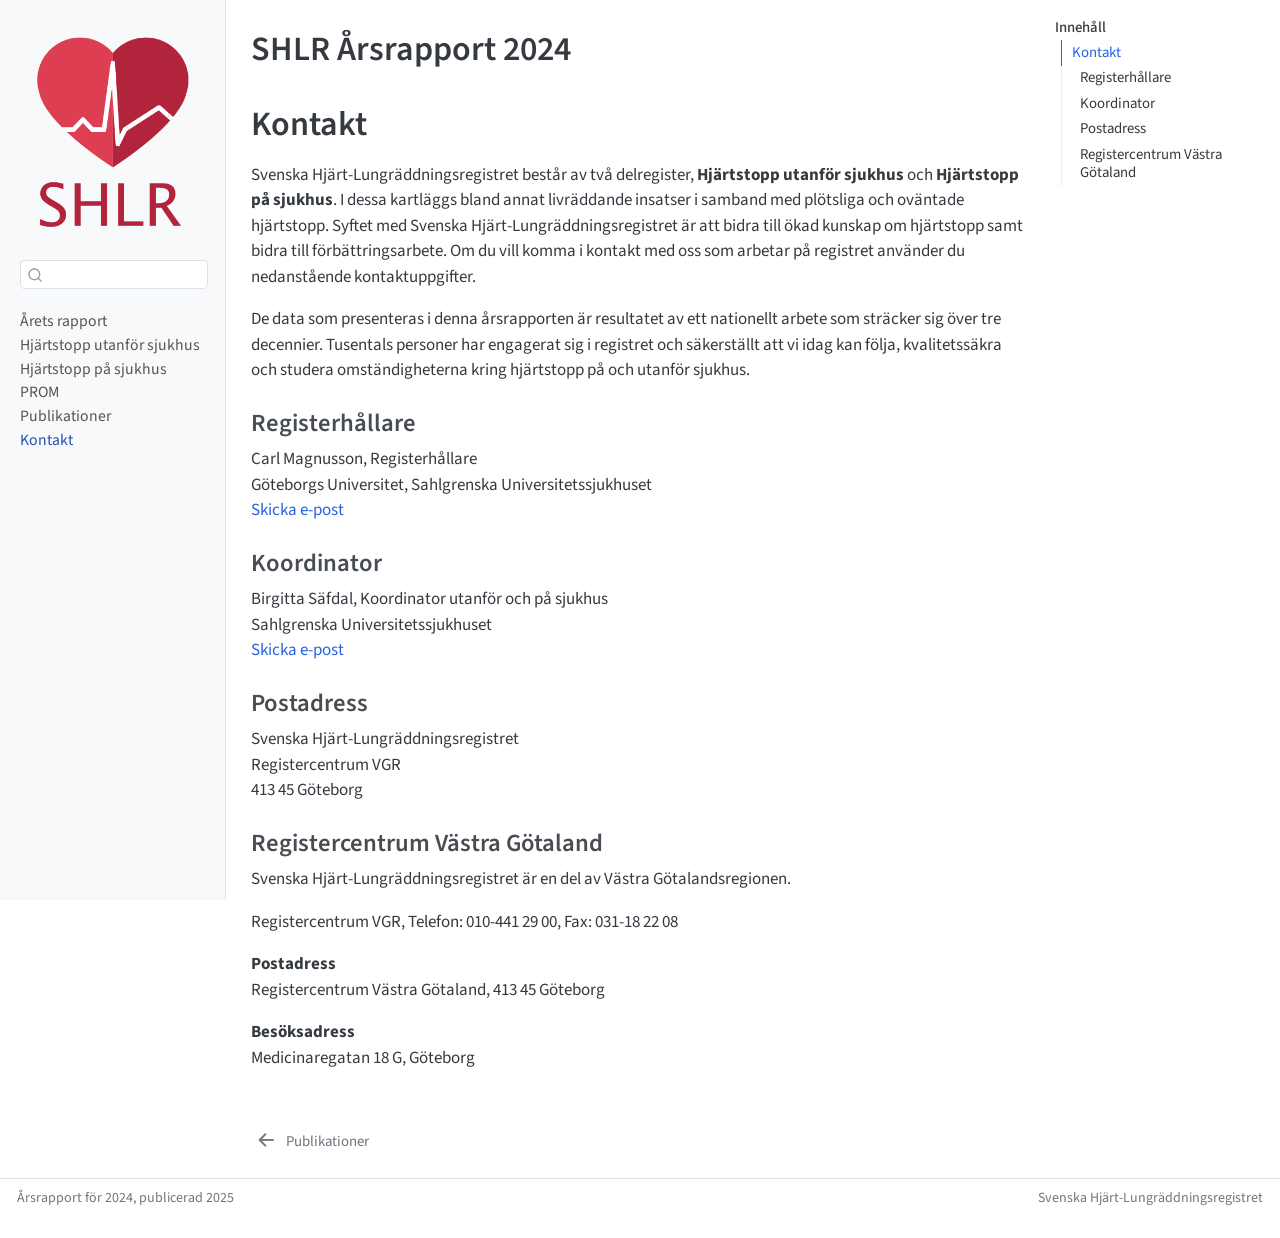
<file: kontakt.html>
<!DOCTYPE html>
<html xmlns="http://www.w3.org/1999/xhtml" lang="en" xml:lang="en"><head>

<meta charset="utf-8">
<meta name="generator" content="quarto-1.6.33">

<meta name="viewport" content="width=device-width, initial-scale=1.0, user-scalable=yes">


<title>SHLR Årsrapport 2024</title>
<style>
code{white-space: pre-wrap;}
span.smallcaps{font-variant: small-caps;}
div.columns{display: flex; gap: min(4vw, 1.5em);}
div.column{flex: auto; overflow-x: auto;}
div.hanging-indent{margin-left: 1.5em; text-indent: -1.5em;}
ul.task-list{list-style: none;}
ul.task-list li input[type="checkbox"] {
  width: 0.8em;
  margin: 0 0.8em 0.2em -1em; /* quarto-specific, see https://github.com/quarto-dev/quarto-cli/issues/4556 */ 
  vertical-align: middle;
}
</style>


<script src="site_libs/quarto-nav/quarto-nav.js"></script>
<script src="site_libs/clipboard/clipboard.min.js"></script>
<script src="site_libs/quarto-search/autocomplete.umd.js"></script>
<script src="site_libs/quarto-search/fuse.min.js"></script>
<script src="site_libs/quarto-search/quarto-search.js"></script>
<meta name="quarto:offset" content="./">
<link href="./vetenskap.html" rel="prev">
<script src="site_libs/quarto-html/quarto.js"></script>
<script src="site_libs/quarto-html/popper.min.js"></script>
<script src="site_libs/quarto-html/tippy.umd.min.js"></script>
<script src="site_libs/quarto-html/anchor.min.js"></script>
<link href="site_libs/quarto-html/tippy.css" rel="stylesheet">
<link href="site_libs/quarto-html/quarto-syntax-highlighting-07ba0ad10f5680c660e360ac31d2f3b6.css" rel="stylesheet" id="quarto-text-highlighting-styles">
<script src="site_libs/bootstrap/bootstrap.min.js"></script>
<link href="site_libs/bootstrap/bootstrap-icons.css" rel="stylesheet">
<link href="site_libs/bootstrap/bootstrap-905767366e200ada3908acd3947a097a.min.css" rel="stylesheet" append-hash="true" id="quarto-bootstrap" data-mode="light">
<script id="quarto-search-options" type="application/json">{
  "location": "sidebar",
  "copy-button": false,
  "collapse-after": 3,
  "panel-placement": "start",
  "type": "textbox",
  "limit": 50,
  "keyboard-shortcut": [
    "f",
    "/",
    "s"
  ],
  "show-item-context": false,
  "language": {
    "search-no-results-text": "No results",
    "search-matching-documents-text": "matching documents",
    "search-copy-link-title": "Copy link to search",
    "search-hide-matches-text": "Hide additional matches",
    "search-more-match-text": "more match in this document",
    "search-more-matches-text": "more matches in this document",
    "search-clear-button-title": "Clear",
    "search-text-placeholder": "",
    "search-detached-cancel-button-title": "Cancel",
    "search-submit-button-title": "Submit",
    "search-label": "Search"
  }
}</script>


</head>

<body class="nav-sidebar docked">

<div id="quarto-search-results"></div>
  <header id="quarto-header" class="headroom fixed-top">
  <nav class="quarto-secondary-nav">
    <div class="container-fluid d-flex">
      <button type="button" class="quarto-btn-toggle btn" data-bs-toggle="collapse" role="button" data-bs-target=".quarto-sidebar-collapse-item" aria-controls="quarto-sidebar" aria-expanded="false" aria-label="Toggle sidebar navigation" onclick="if (window.quartoToggleHeadroom) { window.quartoToggleHeadroom(); }">
        <i class="bi bi-layout-text-sidebar-reverse"></i>
      </button>
        <nav class="quarto-page-breadcrumbs" aria-label="breadcrumb"><ol class="breadcrumb"><li class="breadcrumb-item"><a href="./kontakt.html">Kontakt</a></li></ol></nav>
        <a class="flex-grow-1" role="navigation" data-bs-toggle="collapse" data-bs-target=".quarto-sidebar-collapse-item" aria-controls="quarto-sidebar" aria-expanded="false" aria-label="Toggle sidebar navigation" onclick="if (window.quartoToggleHeadroom) { window.quartoToggleHeadroom(); }">      
        </a>
      <button type="button" class="btn quarto-search-button" aria-label="Search" onclick="window.quartoOpenSearch();">
        <i class="bi bi-search"></i>
      </button>
    </div>
  </nav>
</header>
<!-- content -->
<div id="quarto-content" class="quarto-container page-columns page-rows-contents page-layout-article">
<!-- sidebar -->
  <nav id="quarto-sidebar" class="sidebar collapse collapse-horizontal quarto-sidebar-collapse-item sidebar-navigation docked overflow-auto">
    <div class="pt-lg-2 mt-2 text-center sidebar-header">
      <a href="./index.html" class="sidebar-logo-link">
      <img src="./images/logo.png" alt="" class="sidebar-logo py-0 d-lg-inline d-none">
      </a>
      </div>
        <div class="mt-2 flex-shrink-0 align-items-center">
        <div class="sidebar-search">
        <div id="quarto-search" class="" title="Search"></div>
        </div>
        </div>
    <div class="sidebar-menu-container"> 
    <ul class="list-unstyled mt-1">
        <li class="sidebar-item">
  <div class="sidebar-item-container"> 
  <a href="./index.html" class="sidebar-item-text sidebar-link">
 <span class="menu-text">Årets rapport</span></a>
  </div>
</li>
        <li class="sidebar-item">
  <div class="sidebar-item-container"> 
  <a href="./ohca.html" class="sidebar-item-text sidebar-link">
 <span class="menu-text">Hjärtstopp utanför sjukhus</span></a>
  </div>
</li>
        <li class="sidebar-item">
  <div class="sidebar-item-container"> 
  <a href="./ihca.html" class="sidebar-item-text sidebar-link">
 <span class="menu-text">Hjärtstopp på sjukhus</span></a>
  </div>
</li>
        <li class="sidebar-item">
  <div class="sidebar-item-container"> 
  <a href="./prom.html" class="sidebar-item-text sidebar-link">
 <span class="menu-text">PROM</span></a>
  </div>
</li>
        <li class="sidebar-item">
  <div class="sidebar-item-container"> 
  <a href="./vetenskap.html" class="sidebar-item-text sidebar-link">
 <span class="menu-text">Publikationer</span></a>
  </div>
</li>
        <li class="sidebar-item">
  <div class="sidebar-item-container"> 
  <a href="./kontakt.html" class="sidebar-item-text sidebar-link active">
 <span class="menu-text">Kontakt</span></a>
  </div>
</li>
    </ul>
    </div>
</nav>
<div id="quarto-sidebar-glass" class="quarto-sidebar-collapse-item" data-bs-toggle="collapse" data-bs-target=".quarto-sidebar-collapse-item"></div>
<!-- margin-sidebar -->
    <div id="quarto-margin-sidebar" class="sidebar margin-sidebar">
        <nav id="TOC" role="doc-toc" class="toc-active">
    <h2 id="toc-title">Innehåll</h2>
   
  <ul>
  <li><a href="#kontakt" id="toc-kontakt" class="nav-link active" data-scroll-target="#kontakt">Kontakt</a>
  <ul class="collapse">
  <li><a href="#registerhållare" id="toc-registerhållare" class="nav-link" data-scroll-target="#registerhållare">Registerhållare</a></li>
  <li><a href="#koordinator" id="toc-koordinator" class="nav-link" data-scroll-target="#koordinator">Koordinator</a></li>
  <li><a href="#postadress" id="toc-postadress" class="nav-link" data-scroll-target="#postadress">Postadress</a></li>
  <li><a href="#registercentrum-västra-götaland" id="toc-registercentrum-västra-götaland" class="nav-link" data-scroll-target="#registercentrum-västra-götaland">Registercentrum Västra Götaland</a></li>
  </ul></li>
  </ul>
</nav>
    </div>
<!-- main -->
<main class="content" id="quarto-document-content">

<header id="title-block-header" class="quarto-title-block default">
<div class="quarto-title">
<h1 class="title">SHLR Årsrapport 2024</h1>
</div>



<div class="quarto-title-meta">

    
  
    
  </div>
  


</header>


<section id="kontakt" class="level1">
<h1>Kontakt</h1>
<p>Svenska Hjärt-Lungräddningsregistret består av två delregister, <strong>Hjärtstopp utanför sjukhus</strong> och <strong>Hjärtstopp på sjukhus</strong>. I dessa kartläggs bland annat livräddande insatser i samband med plötsliga och oväntade hjärtstopp. Syftet med Svenska Hjärt-Lungräddningsregistret är att bidra till ökad kunskap om hjärtstopp samt bidra till förbättringsarbete. Om du vill komma i kontakt med oss som arbetar på registret använder du nedanstående kontaktuppgifter.</p>
<p>De data som presenteras i denna årsrapporten är resultatet av ett nationellt arbete som sträcker sig över tre decennier. Tusentals personer har engagerat sig i registret och säkerställt att vi idag kan följa, kvalitetssäkra och studera omständigheterna kring hjärtstopp på och utanför sjukhus.</p>
<section id="registerhållare" class="level3">
<h3 class="anchored" data-anchor-id="registerhållare">Registerhållare</h3>
<p>Carl Magnusson, Registerhållare<br>
Göteborgs Universitet, Sahlgrenska Universitetssjukhuset<br>
<a href="mailto:carl.magnusson@vgregion.se">Skicka e-post</a></p>
</section>
<section id="koordinator" class="level3">
<h3 class="anchored" data-anchor-id="koordinator">Koordinator</h3>
<p>Birgitta Säfdal, Koordinator utanför och på sjukhus<br>
Sahlgrenska Universitetssjukhuset<br>
<a href="mailto:birgitta.safdal@vgregion.se">Skicka e-post</a></p>
</section>
<section id="postadress" class="level3">
<h3 class="anchored" data-anchor-id="postadress">Postadress</h3>
<p>Svenska Hjärt-Lungräddningsregistret<br>
Registercentrum VGR<br>
413 45 Göteborg</p>
</section>
<section id="registercentrum-västra-götaland" class="level3">
<h3 class="anchored" data-anchor-id="registercentrum-västra-götaland">Registercentrum Västra Götaland</h3>
<p>Svenska Hjärt-Lungräddningsregistret är en del av Västra Götalandsregionen.</p>
<p>Registercentrum VGR, Telefon: 010-441 29 00, Fax: 031-18 22 08</p>
<p><strong>Postadress</strong><br>
Registercentrum Västra Götaland, 413 45 Göteborg</p>
<p><strong>Besöksadress</strong><br>
Medicinaregatan 18 G, Göteborg</p>


</section>
</section>

</main> <!-- /main -->
<script id="quarto-html-after-body" type="application/javascript">
window.document.addEventListener("DOMContentLoaded", function (event) {
  const toggleBodyColorMode = (bsSheetEl) => {
    const mode = bsSheetEl.getAttribute("data-mode");
    const bodyEl = window.document.querySelector("body");
    if (mode === "dark") {
      bodyEl.classList.add("quarto-dark");
      bodyEl.classList.remove("quarto-light");
    } else {
      bodyEl.classList.add("quarto-light");
      bodyEl.classList.remove("quarto-dark");
    }
  }
  const toggleBodyColorPrimary = () => {
    const bsSheetEl = window.document.querySelector("link#quarto-bootstrap");
    if (bsSheetEl) {
      toggleBodyColorMode(bsSheetEl);
    }
  }
  toggleBodyColorPrimary();  
  const icon = "";
  const anchorJS = new window.AnchorJS();
  anchorJS.options = {
    placement: 'right',
    icon: icon
  };
  anchorJS.add('.anchored');
  const isCodeAnnotation = (el) => {
    for (const clz of el.classList) {
      if (clz.startsWith('code-annotation-')) {                     
        return true;
      }
    }
    return false;
  }
  const onCopySuccess = function(e) {
    // button target
    const button = e.trigger;
    // don't keep focus
    button.blur();
    // flash "checked"
    button.classList.add('code-copy-button-checked');
    var currentTitle = button.getAttribute("title");
    button.setAttribute("title", "Copied!");
    let tooltip;
    if (window.bootstrap) {
      button.setAttribute("data-bs-toggle", "tooltip");
      button.setAttribute("data-bs-placement", "left");
      button.setAttribute("data-bs-title", "Copied!");
      tooltip = new bootstrap.Tooltip(button, 
        { trigger: "manual", 
          customClass: "code-copy-button-tooltip",
          offset: [0, -8]});
      tooltip.show();    
    }
    setTimeout(function() {
      if (tooltip) {
        tooltip.hide();
        button.removeAttribute("data-bs-title");
        button.removeAttribute("data-bs-toggle");
        button.removeAttribute("data-bs-placement");
      }
      button.setAttribute("title", currentTitle);
      button.classList.remove('code-copy-button-checked');
    }, 1000);
    // clear code selection
    e.clearSelection();
  }
  const getTextToCopy = function(trigger) {
      const codeEl = trigger.previousElementSibling.cloneNode(true);
      for (const childEl of codeEl.children) {
        if (isCodeAnnotation(childEl)) {
          childEl.remove();
        }
      }
      return codeEl.innerText;
  }
  const clipboard = new window.ClipboardJS('.code-copy-button:not([data-in-quarto-modal])', {
    text: getTextToCopy
  });
  clipboard.on('success', onCopySuccess);
  if (window.document.getElementById('quarto-embedded-source-code-modal')) {
    // For code content inside modals, clipBoardJS needs to be initialized with a container option
    // TODO: Check when it could be a function (https://github.com/zenorocha/clipboard.js/issues/860)
    const clipboardModal = new window.ClipboardJS('.code-copy-button[data-in-quarto-modal]', {
      text: getTextToCopy,
      container: window.document.getElementById('quarto-embedded-source-code-modal')
    });
    clipboardModal.on('success', onCopySuccess);
  }
    var localhostRegex = new RegExp(/^(?:http|https):\/\/localhost\:?[0-9]*\//);
    var mailtoRegex = new RegExp(/^mailto:/);
      var filterRegex = new RegExp('/' + window.location.host + '/');
    var isInternal = (href) => {
        return filterRegex.test(href) || localhostRegex.test(href) || mailtoRegex.test(href);
    }
    // Inspect non-navigation links and adorn them if external
 	var links = window.document.querySelectorAll('a[href]:not(.nav-link):not(.navbar-brand):not(.toc-action):not(.sidebar-link):not(.sidebar-item-toggle):not(.pagination-link):not(.no-external):not([aria-hidden]):not(.dropdown-item):not(.quarto-navigation-tool):not(.about-link)');
    for (var i=0; i<links.length; i++) {
      const link = links[i];
      if (!isInternal(link.href)) {
        // undo the damage that might have been done by quarto-nav.js in the case of
        // links that we want to consider external
        if (link.dataset.originalHref !== undefined) {
          link.href = link.dataset.originalHref;
        }
      }
    }
  function tippyHover(el, contentFn, onTriggerFn, onUntriggerFn) {
    const config = {
      allowHTML: true,
      maxWidth: 500,
      delay: 100,
      arrow: false,
      appendTo: function(el) {
          return el.parentElement;
      },
      interactive: true,
      interactiveBorder: 10,
      theme: 'quarto',
      placement: 'bottom-start',
    };
    if (contentFn) {
      config.content = contentFn;
    }
    if (onTriggerFn) {
      config.onTrigger = onTriggerFn;
    }
    if (onUntriggerFn) {
      config.onUntrigger = onUntriggerFn;
    }
    window.tippy(el, config); 
  }
  const noterefs = window.document.querySelectorAll('a[role="doc-noteref"]');
  for (var i=0; i<noterefs.length; i++) {
    const ref = noterefs[i];
    tippyHover(ref, function() {
      // use id or data attribute instead here
      let href = ref.getAttribute('data-footnote-href') || ref.getAttribute('href');
      try { href = new URL(href).hash; } catch {}
      const id = href.replace(/^#\/?/, "");
      const note = window.document.getElementById(id);
      if (note) {
        return note.innerHTML;
      } else {
        return "";
      }
    });
  }
  const xrefs = window.document.querySelectorAll('a.quarto-xref');
  const processXRef = (id, note) => {
    // Strip column container classes
    const stripColumnClz = (el) => {
      el.classList.remove("page-full", "page-columns");
      if (el.children) {
        for (const child of el.children) {
          stripColumnClz(child);
        }
      }
    }
    stripColumnClz(note)
    if (id === null || id.startsWith('sec-')) {
      // Special case sections, only their first couple elements
      const container = document.createElement("div");
      if (note.children && note.children.length > 2) {
        container.appendChild(note.children[0].cloneNode(true));
        for (let i = 1; i < note.children.length; i++) {
          const child = note.children[i];
          if (child.tagName === "P" && child.innerText === "") {
            continue;
          } else {
            container.appendChild(child.cloneNode(true));
            break;
          }
        }
        if (window.Quarto?.typesetMath) {
          window.Quarto.typesetMath(container);
        }
        return container.innerHTML
      } else {
        if (window.Quarto?.typesetMath) {
          window.Quarto.typesetMath(note);
        }
        return note.innerHTML;
      }
    } else {
      // Remove any anchor links if they are present
      const anchorLink = note.querySelector('a.anchorjs-link');
      if (anchorLink) {
        anchorLink.remove();
      }
      if (window.Quarto?.typesetMath) {
        window.Quarto.typesetMath(note);
      }
      // TODO in 1.5, we should make sure this works without a callout special case
      if (note.classList.contains("callout")) {
        return note.outerHTML;
      } else {
        return note.innerHTML;
      }
    }
  }
  for (var i=0; i<xrefs.length; i++) {
    const xref = xrefs[i];
    tippyHover(xref, undefined, function(instance) {
      instance.disable();
      let url = xref.getAttribute('href');
      let hash = undefined; 
      if (url.startsWith('#')) {
        hash = url;
      } else {
        try { hash = new URL(url).hash; } catch {}
      }
      if (hash) {
        const id = hash.replace(/^#\/?/, "");
        const note = window.document.getElementById(id);
        if (note !== null) {
          try {
            const html = processXRef(id, note.cloneNode(true));
            instance.setContent(html);
          } finally {
            instance.enable();
            instance.show();
          }
        } else {
          // See if we can fetch this
          fetch(url.split('#')[0])
          .then(res => res.text())
          .then(html => {
            const parser = new DOMParser();
            const htmlDoc = parser.parseFromString(html, "text/html");
            const note = htmlDoc.getElementById(id);
            if (note !== null) {
              const html = processXRef(id, note);
              instance.setContent(html);
            } 
          }).finally(() => {
            instance.enable();
            instance.show();
          });
        }
      } else {
        // See if we can fetch a full url (with no hash to target)
        // This is a special case and we should probably do some content thinning / targeting
        fetch(url)
        .then(res => res.text())
        .then(html => {
          const parser = new DOMParser();
          const htmlDoc = parser.parseFromString(html, "text/html");
          const note = htmlDoc.querySelector('main.content');
          if (note !== null) {
            // This should only happen for chapter cross references
            // (since there is no id in the URL)
            // remove the first header
            if (note.children.length > 0 && note.children[0].tagName === "HEADER") {
              note.children[0].remove();
            }
            const html = processXRef(null, note);
            instance.setContent(html);
          } 
        }).finally(() => {
          instance.enable();
          instance.show();
        });
      }
    }, function(instance) {
    });
  }
      let selectedAnnoteEl;
      const selectorForAnnotation = ( cell, annotation) => {
        let cellAttr = 'data-code-cell="' + cell + '"';
        let lineAttr = 'data-code-annotation="' +  annotation + '"';
        const selector = 'span[' + cellAttr + '][' + lineAttr + ']';
        return selector;
      }
      const selectCodeLines = (annoteEl) => {
        const doc = window.document;
        const targetCell = annoteEl.getAttribute("data-target-cell");
        const targetAnnotation = annoteEl.getAttribute("data-target-annotation");
        const annoteSpan = window.document.querySelector(selectorForAnnotation(targetCell, targetAnnotation));
        const lines = annoteSpan.getAttribute("data-code-lines").split(",");
        const lineIds = lines.map((line) => {
          return targetCell + "-" + line;
        })
        let top = null;
        let height = null;
        let parent = null;
        if (lineIds.length > 0) {
            //compute the position of the single el (top and bottom and make a div)
            const el = window.document.getElementById(lineIds[0]);
            top = el.offsetTop;
            height = el.offsetHeight;
            parent = el.parentElement.parentElement;
          if (lineIds.length > 1) {
            const lastEl = window.document.getElementById(lineIds[lineIds.length - 1]);
            const bottom = lastEl.offsetTop + lastEl.offsetHeight;
            height = bottom - top;
          }
          if (top !== null && height !== null && parent !== null) {
            // cook up a div (if necessary) and position it 
            let div = window.document.getElementById("code-annotation-line-highlight");
            if (div === null) {
              div = window.document.createElement("div");
              div.setAttribute("id", "code-annotation-line-highlight");
              div.style.position = 'absolute';
              parent.appendChild(div);
            }
            div.style.top = top - 2 + "px";
            div.style.height = height + 4 + "px";
            div.style.left = 0;
            let gutterDiv = window.document.getElementById("code-annotation-line-highlight-gutter");
            if (gutterDiv === null) {
              gutterDiv = window.document.createElement("div");
              gutterDiv.setAttribute("id", "code-annotation-line-highlight-gutter");
              gutterDiv.style.position = 'absolute';
              const codeCell = window.document.getElementById(targetCell);
              const gutter = codeCell.querySelector('.code-annotation-gutter');
              gutter.appendChild(gutterDiv);
            }
            gutterDiv.style.top = top - 2 + "px";
            gutterDiv.style.height = height + 4 + "px";
          }
          selectedAnnoteEl = annoteEl;
        }
      };
      const unselectCodeLines = () => {
        const elementsIds = ["code-annotation-line-highlight", "code-annotation-line-highlight-gutter"];
        elementsIds.forEach((elId) => {
          const div = window.document.getElementById(elId);
          if (div) {
            div.remove();
          }
        });
        selectedAnnoteEl = undefined;
      };
        // Handle positioning of the toggle
    window.addEventListener(
      "resize",
      throttle(() => {
        elRect = undefined;
        if (selectedAnnoteEl) {
          selectCodeLines(selectedAnnoteEl);
        }
      }, 10)
    );
    function throttle(fn, ms) {
    let throttle = false;
    let timer;
      return (...args) => {
        if(!throttle) { // first call gets through
            fn.apply(this, args);
            throttle = true;
        } else { // all the others get throttled
            if(timer) clearTimeout(timer); // cancel #2
            timer = setTimeout(() => {
              fn.apply(this, args);
              timer = throttle = false;
            }, ms);
        }
      };
    }
      // Attach click handler to the DT
      const annoteDls = window.document.querySelectorAll('dt[data-target-cell]');
      for (const annoteDlNode of annoteDls) {
        annoteDlNode.addEventListener('click', (event) => {
          const clickedEl = event.target;
          if (clickedEl !== selectedAnnoteEl) {
            unselectCodeLines();
            const activeEl = window.document.querySelector('dt[data-target-cell].code-annotation-active');
            if (activeEl) {
              activeEl.classList.remove('code-annotation-active');
            }
            selectCodeLines(clickedEl);
            clickedEl.classList.add('code-annotation-active');
          } else {
            // Unselect the line
            unselectCodeLines();
            clickedEl.classList.remove('code-annotation-active');
          }
        });
      }
  const findCites = (el) => {
    const parentEl = el.parentElement;
    if (parentEl) {
      const cites = parentEl.dataset.cites;
      if (cites) {
        return {
          el,
          cites: cites.split(' ')
        };
      } else {
        return findCites(el.parentElement)
      }
    } else {
      return undefined;
    }
  };
  var bibliorefs = window.document.querySelectorAll('a[role="doc-biblioref"]');
  for (var i=0; i<bibliorefs.length; i++) {
    const ref = bibliorefs[i];
    const citeInfo = findCites(ref);
    if (citeInfo) {
      tippyHover(citeInfo.el, function() {
        var popup = window.document.createElement('div');
        citeInfo.cites.forEach(function(cite) {
          var citeDiv = window.document.createElement('div');
          citeDiv.classList.add('hanging-indent');
          citeDiv.classList.add('csl-entry');
          var biblioDiv = window.document.getElementById('ref-' + cite);
          if (biblioDiv) {
            citeDiv.innerHTML = biblioDiv.innerHTML;
          }
          popup.appendChild(citeDiv);
        });
        return popup.innerHTML;
      });
    }
  }
});
</script>
<nav class="page-navigation">
  <div class="nav-page nav-page-previous">
      <a href="./vetenskap.html" class="pagination-link" aria-label="Publikationer">
        <i class="bi bi-arrow-left-short"></i> <span class="nav-page-text">Publikationer</span>
      </a>          
  </div>
  <div class="nav-page nav-page-next">
  </div>
</nav>
</div> <!-- /content -->
<footer class="footer">
  <div class="nav-footer">
    <div class="nav-footer-left">
<p>Årsrapport för 2024, publicerad 2025</p>
</div>   
    <div class="nav-footer-center">
      &nbsp;
    </div>
    <div class="nav-footer-right">
<p>Svenska Hjärt-Lungräddningsregistret</p>
</div>
  </div>
</footer>




</body></html>
</file>
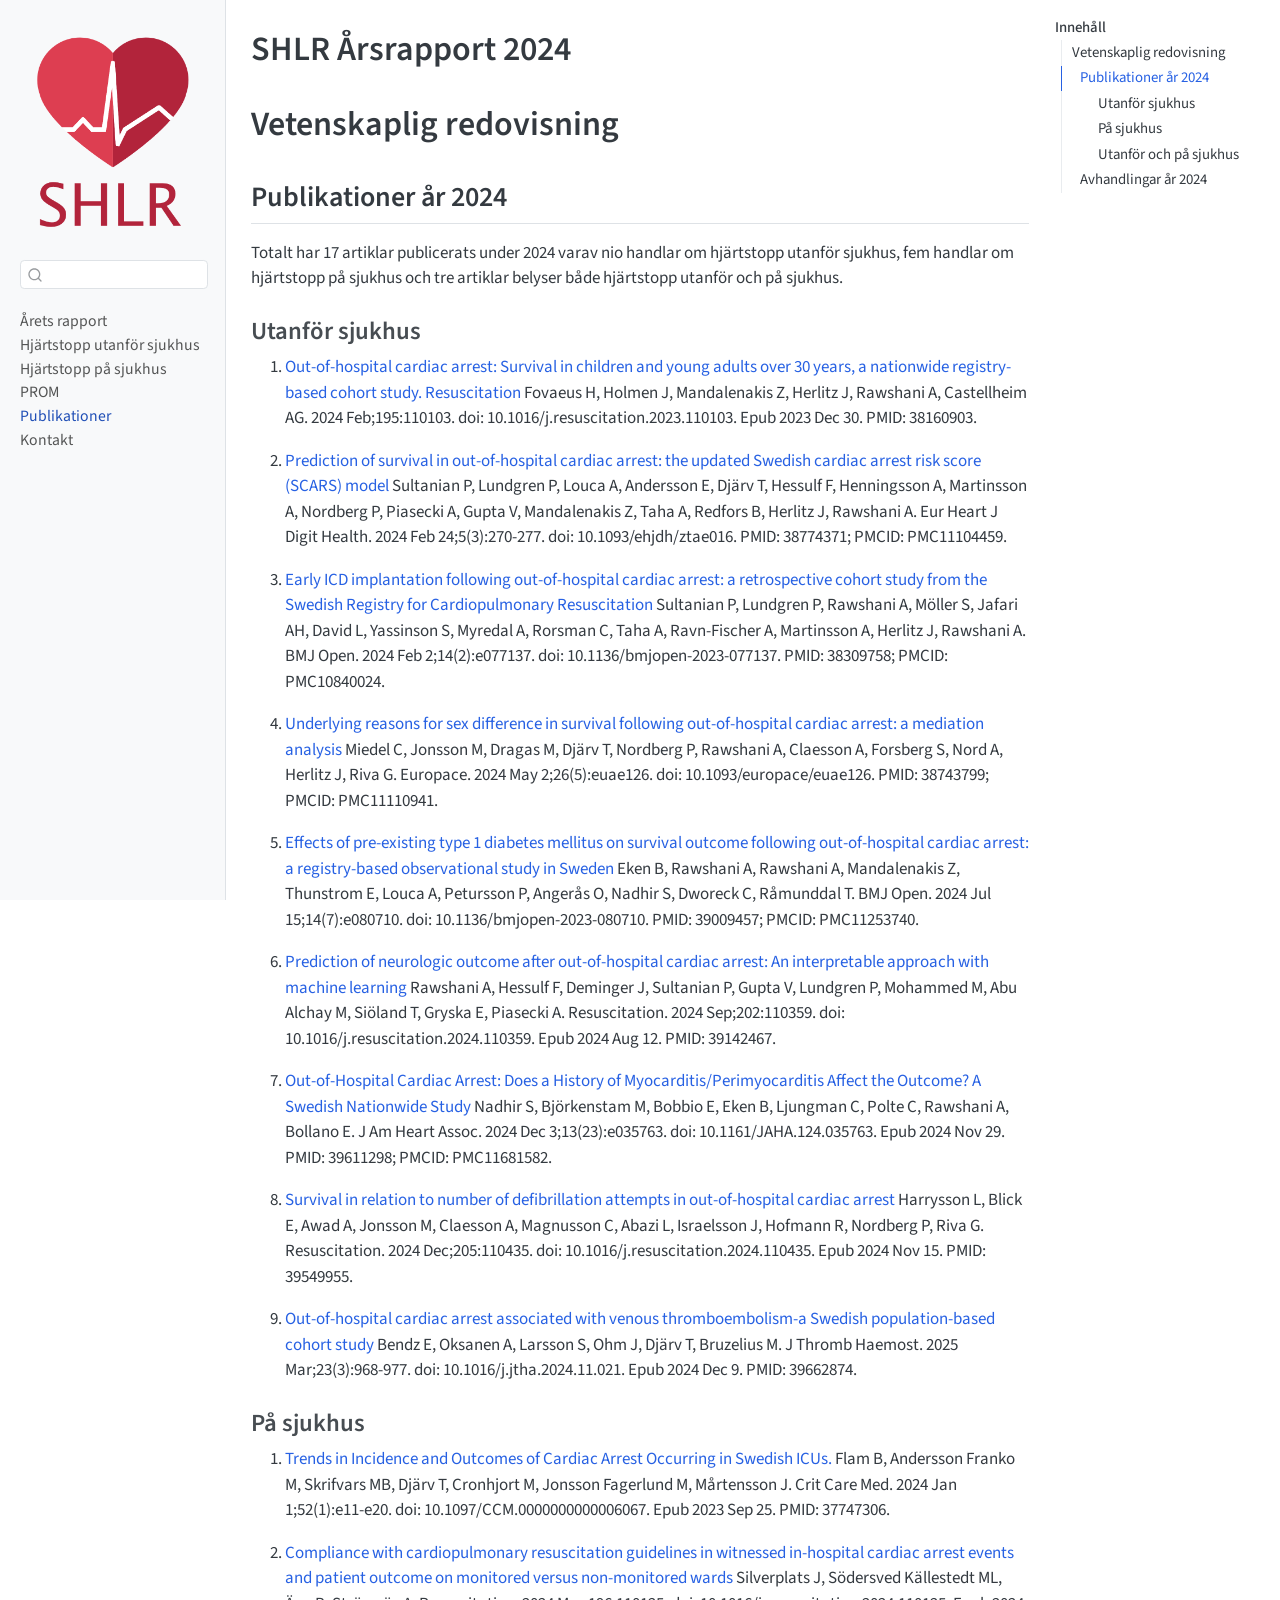
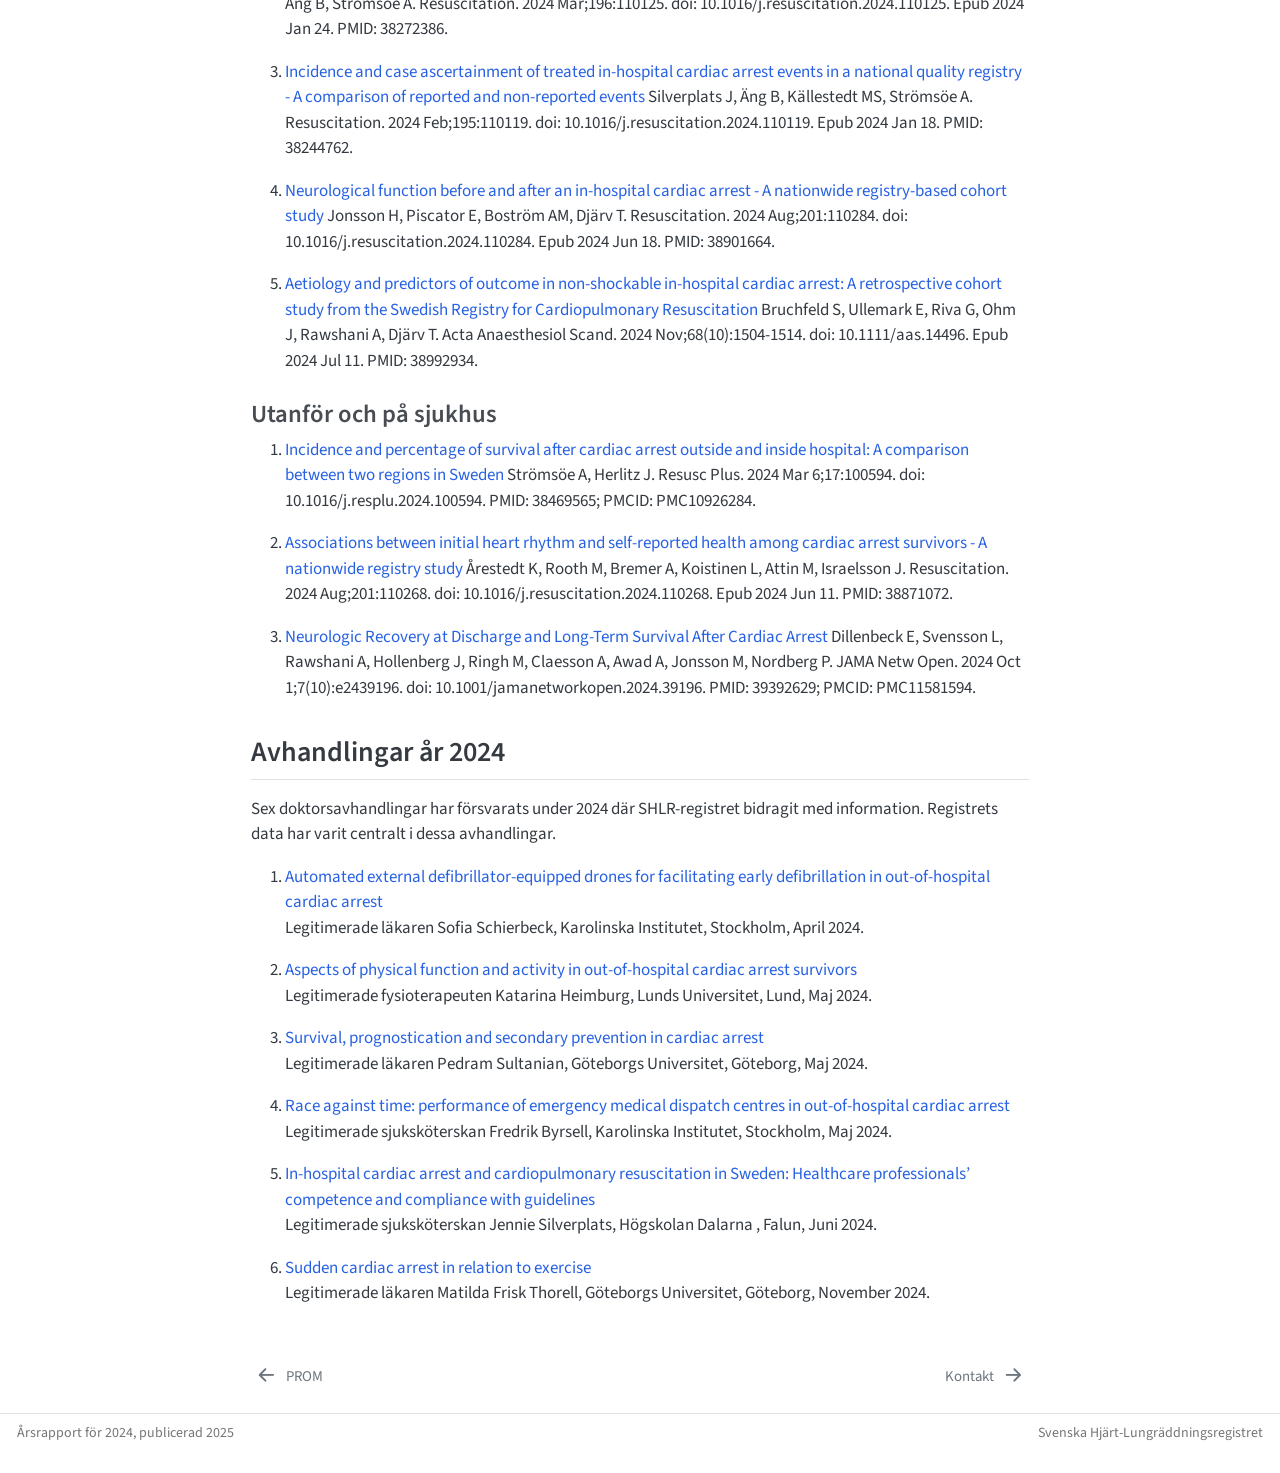
<file: vetenskap.html>
<!DOCTYPE html>
<html xmlns="http://www.w3.org/1999/xhtml" lang="en" xml:lang="en"><head>

<meta charset="utf-8">
<meta name="generator" content="quarto-1.6.33">

<meta name="viewport" content="width=device-width, initial-scale=1.0, user-scalable=yes">


<title>SHLR Årsrapport 2024</title>
<style>
code{white-space: pre-wrap;}
span.smallcaps{font-variant: small-caps;}
div.columns{display: flex; gap: min(4vw, 1.5em);}
div.column{flex: auto; overflow-x: auto;}
div.hanging-indent{margin-left: 1.5em; text-indent: -1.5em;}
ul.task-list{list-style: none;}
ul.task-list li input[type="checkbox"] {
  width: 0.8em;
  margin: 0 0.8em 0.2em -1em; /* quarto-specific, see https://github.com/quarto-dev/quarto-cli/issues/4556 */ 
  vertical-align: middle;
}
</style>


<script src="site_libs/quarto-nav/quarto-nav.js"></script>
<script src="site_libs/clipboard/clipboard.min.js"></script>
<script src="site_libs/quarto-search/autocomplete.umd.js"></script>
<script src="site_libs/quarto-search/fuse.min.js"></script>
<script src="site_libs/quarto-search/quarto-search.js"></script>
<meta name="quarto:offset" content="./">
<link href="./kontakt.html" rel="next">
<link href="./prom.html" rel="prev">
<script src="site_libs/quarto-html/quarto.js"></script>
<script src="site_libs/quarto-html/popper.min.js"></script>
<script src="site_libs/quarto-html/tippy.umd.min.js"></script>
<script src="site_libs/quarto-html/anchor.min.js"></script>
<link href="site_libs/quarto-html/tippy.css" rel="stylesheet">
<link href="site_libs/quarto-html/quarto-syntax-highlighting-07ba0ad10f5680c660e360ac31d2f3b6.css" rel="stylesheet" id="quarto-text-highlighting-styles">
<script src="site_libs/bootstrap/bootstrap.min.js"></script>
<link href="site_libs/bootstrap/bootstrap-icons.css" rel="stylesheet">
<link href="site_libs/bootstrap/bootstrap-905767366e200ada3908acd3947a097a.min.css" rel="stylesheet" append-hash="true" id="quarto-bootstrap" data-mode="light">
<script id="quarto-search-options" type="application/json">{
  "location": "sidebar",
  "copy-button": false,
  "collapse-after": 3,
  "panel-placement": "start",
  "type": "textbox",
  "limit": 50,
  "keyboard-shortcut": [
    "f",
    "/",
    "s"
  ],
  "show-item-context": false,
  "language": {
    "search-no-results-text": "No results",
    "search-matching-documents-text": "matching documents",
    "search-copy-link-title": "Copy link to search",
    "search-hide-matches-text": "Hide additional matches",
    "search-more-match-text": "more match in this document",
    "search-more-matches-text": "more matches in this document",
    "search-clear-button-title": "Clear",
    "search-text-placeholder": "",
    "search-detached-cancel-button-title": "Cancel",
    "search-submit-button-title": "Submit",
    "search-label": "Search"
  }
}</script>


</head>

<body class="nav-sidebar docked">

<div id="quarto-search-results"></div>
  <header id="quarto-header" class="headroom fixed-top">
  <nav class="quarto-secondary-nav">
    <div class="container-fluid d-flex">
      <button type="button" class="quarto-btn-toggle btn" data-bs-toggle="collapse" role="button" data-bs-target=".quarto-sidebar-collapse-item" aria-controls="quarto-sidebar" aria-expanded="false" aria-label="Toggle sidebar navigation" onclick="if (window.quartoToggleHeadroom) { window.quartoToggleHeadroom(); }">
        <i class="bi bi-layout-text-sidebar-reverse"></i>
      </button>
        <nav class="quarto-page-breadcrumbs" aria-label="breadcrumb"><ol class="breadcrumb"><li class="breadcrumb-item"><a href="./vetenskap.html">Publikationer</a></li></ol></nav>
        <a class="flex-grow-1" role="navigation" data-bs-toggle="collapse" data-bs-target=".quarto-sidebar-collapse-item" aria-controls="quarto-sidebar" aria-expanded="false" aria-label="Toggle sidebar navigation" onclick="if (window.quartoToggleHeadroom) { window.quartoToggleHeadroom(); }">      
        </a>
      <button type="button" class="btn quarto-search-button" aria-label="Search" onclick="window.quartoOpenSearch();">
        <i class="bi bi-search"></i>
      </button>
    </div>
  </nav>
</header>
<!-- content -->
<div id="quarto-content" class="quarto-container page-columns page-rows-contents page-layout-article">
<!-- sidebar -->
  <nav id="quarto-sidebar" class="sidebar collapse collapse-horizontal quarto-sidebar-collapse-item sidebar-navigation docked overflow-auto">
    <div class="pt-lg-2 mt-2 text-center sidebar-header">
      <a href="./index.html" class="sidebar-logo-link">
      <img src="./images/logo.png" alt="" class="sidebar-logo py-0 d-lg-inline d-none">
      </a>
      </div>
        <div class="mt-2 flex-shrink-0 align-items-center">
        <div class="sidebar-search">
        <div id="quarto-search" class="" title="Search"></div>
        </div>
        </div>
    <div class="sidebar-menu-container"> 
    <ul class="list-unstyled mt-1">
        <li class="sidebar-item">
  <div class="sidebar-item-container"> 
  <a href="./index.html" class="sidebar-item-text sidebar-link">
 <span class="menu-text">Årets rapport</span></a>
  </div>
</li>
        <li class="sidebar-item">
  <div class="sidebar-item-container"> 
  <a href="./ohca.html" class="sidebar-item-text sidebar-link">
 <span class="menu-text">Hjärtstopp utanför sjukhus</span></a>
  </div>
</li>
        <li class="sidebar-item">
  <div class="sidebar-item-container"> 
  <a href="./ihca.html" class="sidebar-item-text sidebar-link">
 <span class="menu-text">Hjärtstopp på sjukhus</span></a>
  </div>
</li>
        <li class="sidebar-item">
  <div class="sidebar-item-container"> 
  <a href="./prom.html" class="sidebar-item-text sidebar-link">
 <span class="menu-text">PROM</span></a>
  </div>
</li>
        <li class="sidebar-item">
  <div class="sidebar-item-container"> 
  <a href="./vetenskap.html" class="sidebar-item-text sidebar-link active">
 <span class="menu-text">Publikationer</span></a>
  </div>
</li>
        <li class="sidebar-item">
  <div class="sidebar-item-container"> 
  <a href="./kontakt.html" class="sidebar-item-text sidebar-link">
 <span class="menu-text">Kontakt</span></a>
  </div>
</li>
    </ul>
    </div>
</nav>
<div id="quarto-sidebar-glass" class="quarto-sidebar-collapse-item" data-bs-toggle="collapse" data-bs-target=".quarto-sidebar-collapse-item"></div>
<!-- margin-sidebar -->
    <div id="quarto-margin-sidebar" class="sidebar margin-sidebar">
        <nav id="TOC" role="doc-toc" class="toc-active">
    <h2 id="toc-title">Innehåll</h2>
   
  <ul>
  <li><a href="#vetenskaplig-redovisning" id="toc-vetenskaplig-redovisning" class="nav-link active" data-scroll-target="#vetenskaplig-redovisning">Vetenskaplig redovisning</a>
  <ul class="collapse">
  <li><a href="#publikationer-år-2024" id="toc-publikationer-år-2024" class="nav-link" data-scroll-target="#publikationer-år-2024">Publikationer år 2024</a>
  <ul class="collapse">
  <li><a href="#utanför-sjukhus" id="toc-utanför-sjukhus" class="nav-link" data-scroll-target="#utanför-sjukhus">Utanför sjukhus</a></li>
  <li><a href="#på-sjukhus" id="toc-på-sjukhus" class="nav-link" data-scroll-target="#på-sjukhus">På sjukhus</a></li>
  <li><a href="#utanför-och-på-sjukhus" id="toc-utanför-och-på-sjukhus" class="nav-link" data-scroll-target="#utanför-och-på-sjukhus">Utanför och på sjukhus</a></li>
  </ul></li>
  <li><a href="#avhandlingar-år-2024" id="toc-avhandlingar-år-2024" class="nav-link" data-scroll-target="#avhandlingar-år-2024">Avhandlingar år 2024</a></li>
  </ul></li>
  </ul>
</nav>
    </div>
<!-- main -->
<main class="content" id="quarto-document-content">

<header id="title-block-header" class="quarto-title-block default">
<div class="quarto-title">
<h1 class="title">SHLR Årsrapport 2024</h1>
</div>



<div class="quarto-title-meta">

    
  
    
  </div>
  


</header>


<section id="vetenskaplig-redovisning" class="level1">
<h1>Vetenskaplig redovisning</h1>
<section id="publikationer-år-2024" class="level2">
<h2 class="anchored" data-anchor-id="publikationer-år-2024">Publikationer år 2024</h2>
<p>Totalt har 17 artiklar publicerats under 2024 varav nio handlar om hjärtstopp utanför sjukhus, fem handlar om hjärtstopp på sjukhus och tre artiklar belyser både hjärtstopp utanför och på sjukhus.</p>
<section id="utanför-sjukhus" class="level3">
<h3 class="anchored" data-anchor-id="utanför-sjukhus">Utanför sjukhus</h3>
<ol type="1">
<li><p><a href="https://pubmed.ncbi.nlm.nih.gov/38160903/">Out-of-hospital cardiac arrest: Survival in children and young adults over 30 years, a nationwide registry-based cohort study. Resuscitation</a> Fovaeus H, Holmen J, Mandalenakis Z, Herlitz J, Rawshani A, Castellheim AG. 2024 Feb;195:110103. doi: 10.1016/j.resuscitation.2023.110103. Epub 2023 Dec 30. PMID: 38160903.</p></li>
<li><p><a href="https://pubmed.ncbi.nlm.nih.gov/38774371/">Prediction of survival in out-of-hospital cardiac arrest: the updated Swedish cardiac arrest risk score (SCARS) model</a> Sultanian P, Lundgren P, Louca A, Andersson E, Djärv T, Hessulf F, Henningsson A, Martinsson A, Nordberg P, Piasecki A, Gupta V, Mandalenakis Z, Taha A, Redfors B, Herlitz J, Rawshani A. Eur Heart J Digit Health. 2024 Feb 24;5(3):270-277. doi: 10.1093/ehjdh/ztae016. PMID: 38774371; PMCID: PMC11104459.</p></li>
<li><p><a href="https://pubmed.ncbi.nlm.nih.gov/38309758/">Early ICD implantation following out-of-hospital cardiac arrest: a retrospective cohort study from the Swedish Registry for Cardiopulmonary Resuscitation</a> Sultanian P, Lundgren P, Rawshani A, Möller S, Jafari AH, David L, Yassinson S, Myredal A, Rorsman C, Taha A, Ravn-Fischer A, Martinsson A, Herlitz J, Rawshani A. BMJ Open. 2024 Feb 2;14(2):e077137. doi: 10.1136/bmjopen-2023-077137. PMID: 38309758; PMCID: PMC10840024.</p></li>
<li><p><a href="https://pubmed.ncbi.nlm.nih.gov/38743799/">Underlying reasons for sex difference in survival following out-of-hospital cardiac arrest: a mediation analysis</a> Miedel C, Jonsson M, Dragas M, Djärv T, Nordberg P, Rawshani A, Claesson A, Forsberg S, Nord A, Herlitz J, Riva G. Europace. 2024 May 2;26(5):euae126. doi: 10.1093/europace/euae126. PMID: 38743799; PMCID: PMC11110941.</p></li>
<li><p><a href="https://pubmed.ncbi.nlm.nih.gov/39009457/">Effects of pre-existing type 1 diabetes mellitus on survival outcome following out-of-hospital cardiac arrest: a registry-based observational study in Sweden</a> Eken B, Rawshani A, Rawshani A, Mandalenakis Z, Thunstrom E, Louca A, Petursson P, Angerås O, Nadhir S, Dworeck C, Råmunddal T. BMJ Open. 2024 Jul 15;14(7):e080710. doi: 10.1136/bmjopen-2023-080710. PMID: 39009457; PMCID: PMC11253740.</p></li>
<li><p><a href="https://pubmed.ncbi.nlm.nih.gov/39142467/">Prediction of neurologic outcome after out-of-hospital cardiac arrest: An interpretable approach with machine learning</a> Rawshani A, Hessulf F, Deminger J, Sultanian P, Gupta V, Lundgren P, Mohammed M, Abu Alchay M, Siöland T, Gryska E, Piasecki A. Resuscitation. 2024 Sep;202:110359. doi: 10.1016/j.resuscitation.2024.110359. Epub 2024 Aug 12. PMID: 39142467.</p></li>
<li><p><a href="https://pubmed.ncbi.nlm.nih.gov/39611298/">Out-of-Hospital Cardiac Arrest: Does a History of Myocarditis/Perimyocarditis Affect the Outcome? A Swedish Nationwide Study</a> Nadhir S, Björkenstam M, Bobbio E, Eken B, Ljungman C, Polte C, Rawshani A, Bollano E. J Am Heart Assoc. 2024 Dec 3;13(23):e035763. doi: 10.1161/JAHA.124.035763. Epub 2024 Nov 29. PMID: 39611298; PMCID: PMC11681582.</p></li>
<li><p><a href="https://pubmed.ncbi.nlm.nih.gov/39549955/">Survival in relation to number of defibrillation attempts in out-of-hospital cardiac arrest</a> Harrysson L, Blick E, Awad A, Jonsson M, Claesson A, Magnusson C, Abazi L, Israelsson J, Hofmann R, Nordberg P, Riva G. Resuscitation. 2024 Dec;205:110435. doi: 10.1016/j.resuscitation.2024.110435. Epub 2024 Nov 15. PMID: 39549955.</p></li>
<li><p><a href="https://pubmed.ncbi.nlm.nih.gov/39662874/">Out-of-hospital cardiac arrest associated with venous thromboembolism-a Swedish population-based cohort study</a> Bendz E, Oksanen A, Larsson S, Ohm J, Djärv T, Bruzelius M. J Thromb Haemost. 2025 Mar;23(3):968-977. doi: 10.1016/j.jtha.2024.11.021. Epub 2024 Dec 9. PMID: 39662874.</p></li>
</ol>
</section>
<section id="på-sjukhus" class="level3">
<h3 class="anchored" data-anchor-id="på-sjukhus">På sjukhus</h3>
<ol type="1">
<li><p><a href="https://pubmed.ncbi.nlm.nih.gov/37747306/">Trends in Incidence and Outcomes of Cardiac Arrest Occurring in Swedish ICUs.</a> Flam B, Andersson Franko M, Skrifvars MB, Djärv T, Cronhjort M, Jonsson Fagerlund M, Mårtensson J. Crit Care Med. 2024 Jan 1;52(1):e11-e20. doi: 10.1097/CCM.0000000000006067. Epub 2023 Sep 25. PMID: 37747306.</p></li>
<li><p><a href="https://pubmed.ncbi.nlm.nih.gov/38272386/">Compliance with cardiopulmonary resuscitation guidelines in witnessed in-hospital cardiac arrest events and patient outcome on monitored versus non-monitored wards</a> Silverplats J, Södersved Källestedt ML, Äng B, Strömsöe A. Resuscitation. 2024 Mar;196:110125. doi: 10.1016/j.resuscitation.2024.110125. Epub 2024 Jan 24. PMID: 38272386.</p></li>
<li><p><a href="https://pubmed.ncbi.nlm.nih.gov/38244762/">Incidence and case ascertainment of treated in-hospital cardiac arrest events in a national quality registry - A comparison of reported and non-reported events</a> Silverplats J, Äng B, Källestedt MS, Strömsöe A. Resuscitation. 2024 Feb;195:110119. doi: 10.1016/j.resuscitation.2024.110119. Epub 2024 Jan 18. PMID: 38244762.</p></li>
<li><p><a href="https://pubmed.ncbi.nlm.nih.gov/38901664/">Neurological function before and after an in-hospital cardiac arrest - A nationwide registry-based cohort study</a> Jonsson H, Piscator E, Boström AM, Djärv T. Resuscitation. 2024 Aug;201:110284. doi: 10.1016/j.resuscitation.2024.110284. Epub 2024 Jun 18. PMID: 38901664.</p></li>
<li><p><a href="https://pubmed.ncbi.nlm.nih.gov/38992934/">Aetiology and predictors of outcome in non-shockable in-hospital cardiac arrest: A retrospective cohort study from the Swedish Registry for Cardiopulmonary Resuscitation</a> Bruchfeld S, Ullemark E, Riva G, Ohm J, Rawshani A, Djärv T. Acta Anaesthesiol Scand. 2024 Nov;68(10):1504-1514. doi: 10.1111/aas.14496. Epub 2024 Jul 11. PMID: 38992934.</p></li>
</ol>
</section>
<section id="utanför-och-på-sjukhus" class="level3">
<h3 class="anchored" data-anchor-id="utanför-och-på-sjukhus">Utanför och på sjukhus</h3>
<ol type="1">
<li><p><a href="https://pubmed.ncbi.nlm.nih.gov/38469565/">Incidence and percentage of survival after cardiac arrest outside and inside hospital: A comparison between two regions in Sweden</a> Strömsöe A, Herlitz J. Resusc Plus. 2024 Mar 6;17:100594. doi: 10.1016/j.resplu.2024.100594. PMID: 38469565; PMCID: PMC10926284.</p></li>
<li><p><a href="https://pubmed.ncbi.nlm.nih.gov/38871072/">Associations between initial heart rhythm and self-reported health among cardiac arrest survivors - A nationwide registry study</a> Årestedt K, Rooth M, Bremer A, Koistinen L, Attin M, Israelsson J. Resuscitation. 2024 Aug;201:110268. doi: 10.1016/j.resuscitation.2024.110268. Epub 2024 Jun 11. PMID: 38871072.</p></li>
<li><p><a href="https://pubmed.ncbi.nlm.nih.gov/39392629/">Neurologic Recovery at Discharge and Long-Term Survival After Cardiac Arrest</a> Dillenbeck E, Svensson L, Rawshani A, Hollenberg J, Ringh M, Claesson A, Awad A, Jonsson M, Nordberg P. JAMA Netw Open. 2024 Oct 1;7(10):e2439196. doi: 10.1001/jamanetworkopen.2024.39196. PMID: 39392629; PMCID: PMC11581594.</p></li>
</ol>
</section>
</section>
<section id="avhandlingar-år-2024" class="level2">
<h2 class="anchored" data-anchor-id="avhandlingar-år-2024">Avhandlingar år 2024</h2>
<p>Sex doktorsavhandlingar har försvarats under 2024 där SHLR-registret bidragit med information. Registrets data har varit centralt i dessa avhandlingar.</p>
<ol type="1">
<li><p><a href="https://openarchive.ki.se/articles/thesis/Automated_external_defibrillator-equipped_drones_for_facilitating_early_defibrillation_in_out-of-hospital_cardiac_arrest/26900668?file=48942247">Automated external defibrillator-equipped drones for facilitating early defibrillation in out-of-hospital cardiac arrest</a> <br>Legitimerade läkaren Sofia Schierbeck, Karolinska Institutet, Stockholm, April 2024.</p></li>
<li><p><a href="">Aspects of physical function and activity in out-of-hospital cardiac arrest survivors</a> <br>Legitimerade fysioterapeuten Katarina Heimburg, Lunds Universitet, Lund, Maj 2024.</p></li>
<li><p><a href="https://gupea.ub.gu.se/handle/2077/80667">Survival, prognostication and secondary prevention in cardiac arrest</a> <br>Legitimerade läkaren Pedram Sultanian, Göteborgs Universitet, Göteborg, Maj 2024.</p></li>
<li><p><a href="https://openarchive.ki.se/articles/thesis/Race_against_time_performance_of_emergency_medical_dispatch_centres_in_out-of-hospital_cardiac_arrest/26913265?file=48957307">Race against time: performance of emergency medical dispatch centres in out-of-hospital cardiac arrest</a> <br>Legitimerade sjuksköterskan Fredrik Byrsell, Karolinska Institutet, Stockholm, Maj 2024.</p></li>
<li><p><a href="https://du.diva-portal.org/smash/record.jsf?pid=diva2%3A1831727&amp;dswid=3140">In-hospital cardiac arrest and cardiopulmonary resuscitation in Sweden: Healthcare professionals’ competence and compliance with guidelines</a> <br>Legitimerade sjuksköterskan Jennie Silverplats, Högskolan Dalarna , Falun, Juni 2024.</p></li>
<li><p><a href="https://gupea.ub.gu.se/handle/2077/82300">Sudden cardiac arrest in relation to exercise</a> <br>Legitimerade läkaren Matilda Frisk Thorell, Göteborgs Universitet, Göteborg, November 2024.</p></li>
</ol>


</section>
</section>

</main> <!-- /main -->
<script id="quarto-html-after-body" type="application/javascript">
window.document.addEventListener("DOMContentLoaded", function (event) {
  const toggleBodyColorMode = (bsSheetEl) => {
    const mode = bsSheetEl.getAttribute("data-mode");
    const bodyEl = window.document.querySelector("body");
    if (mode === "dark") {
      bodyEl.classList.add("quarto-dark");
      bodyEl.classList.remove("quarto-light");
    } else {
      bodyEl.classList.add("quarto-light");
      bodyEl.classList.remove("quarto-dark");
    }
  }
  const toggleBodyColorPrimary = () => {
    const bsSheetEl = window.document.querySelector("link#quarto-bootstrap");
    if (bsSheetEl) {
      toggleBodyColorMode(bsSheetEl);
    }
  }
  toggleBodyColorPrimary();  
  const icon = "";
  const anchorJS = new window.AnchorJS();
  anchorJS.options = {
    placement: 'right',
    icon: icon
  };
  anchorJS.add('.anchored');
  const isCodeAnnotation = (el) => {
    for (const clz of el.classList) {
      if (clz.startsWith('code-annotation-')) {                     
        return true;
      }
    }
    return false;
  }
  const onCopySuccess = function(e) {
    // button target
    const button = e.trigger;
    // don't keep focus
    button.blur();
    // flash "checked"
    button.classList.add('code-copy-button-checked');
    var currentTitle = button.getAttribute("title");
    button.setAttribute("title", "Copied!");
    let tooltip;
    if (window.bootstrap) {
      button.setAttribute("data-bs-toggle", "tooltip");
      button.setAttribute("data-bs-placement", "left");
      button.setAttribute("data-bs-title", "Copied!");
      tooltip = new bootstrap.Tooltip(button, 
        { trigger: "manual", 
          customClass: "code-copy-button-tooltip",
          offset: [0, -8]});
      tooltip.show();    
    }
    setTimeout(function() {
      if (tooltip) {
        tooltip.hide();
        button.removeAttribute("data-bs-title");
        button.removeAttribute("data-bs-toggle");
        button.removeAttribute("data-bs-placement");
      }
      button.setAttribute("title", currentTitle);
      button.classList.remove('code-copy-button-checked');
    }, 1000);
    // clear code selection
    e.clearSelection();
  }
  const getTextToCopy = function(trigger) {
      const codeEl = trigger.previousElementSibling.cloneNode(true);
      for (const childEl of codeEl.children) {
        if (isCodeAnnotation(childEl)) {
          childEl.remove();
        }
      }
      return codeEl.innerText;
  }
  const clipboard = new window.ClipboardJS('.code-copy-button:not([data-in-quarto-modal])', {
    text: getTextToCopy
  });
  clipboard.on('success', onCopySuccess);
  if (window.document.getElementById('quarto-embedded-source-code-modal')) {
    // For code content inside modals, clipBoardJS needs to be initialized with a container option
    // TODO: Check when it could be a function (https://github.com/zenorocha/clipboard.js/issues/860)
    const clipboardModal = new window.ClipboardJS('.code-copy-button[data-in-quarto-modal]', {
      text: getTextToCopy,
      container: window.document.getElementById('quarto-embedded-source-code-modal')
    });
    clipboardModal.on('success', onCopySuccess);
  }
    var localhostRegex = new RegExp(/^(?:http|https):\/\/localhost\:?[0-9]*\//);
    var mailtoRegex = new RegExp(/^mailto:/);
      var filterRegex = new RegExp('/' + window.location.host + '/');
    var isInternal = (href) => {
        return filterRegex.test(href) || localhostRegex.test(href) || mailtoRegex.test(href);
    }
    // Inspect non-navigation links and adorn them if external
 	var links = window.document.querySelectorAll('a[href]:not(.nav-link):not(.navbar-brand):not(.toc-action):not(.sidebar-link):not(.sidebar-item-toggle):not(.pagination-link):not(.no-external):not([aria-hidden]):not(.dropdown-item):not(.quarto-navigation-tool):not(.about-link)');
    for (var i=0; i<links.length; i++) {
      const link = links[i];
      if (!isInternal(link.href)) {
        // undo the damage that might have been done by quarto-nav.js in the case of
        // links that we want to consider external
        if (link.dataset.originalHref !== undefined) {
          link.href = link.dataset.originalHref;
        }
      }
    }
  function tippyHover(el, contentFn, onTriggerFn, onUntriggerFn) {
    const config = {
      allowHTML: true,
      maxWidth: 500,
      delay: 100,
      arrow: false,
      appendTo: function(el) {
          return el.parentElement;
      },
      interactive: true,
      interactiveBorder: 10,
      theme: 'quarto',
      placement: 'bottom-start',
    };
    if (contentFn) {
      config.content = contentFn;
    }
    if (onTriggerFn) {
      config.onTrigger = onTriggerFn;
    }
    if (onUntriggerFn) {
      config.onUntrigger = onUntriggerFn;
    }
    window.tippy(el, config); 
  }
  const noterefs = window.document.querySelectorAll('a[role="doc-noteref"]');
  for (var i=0; i<noterefs.length; i++) {
    const ref = noterefs[i];
    tippyHover(ref, function() {
      // use id or data attribute instead here
      let href = ref.getAttribute('data-footnote-href') || ref.getAttribute('href');
      try { href = new URL(href).hash; } catch {}
      const id = href.replace(/^#\/?/, "");
      const note = window.document.getElementById(id);
      if (note) {
        return note.innerHTML;
      } else {
        return "";
      }
    });
  }
  const xrefs = window.document.querySelectorAll('a.quarto-xref');
  const processXRef = (id, note) => {
    // Strip column container classes
    const stripColumnClz = (el) => {
      el.classList.remove("page-full", "page-columns");
      if (el.children) {
        for (const child of el.children) {
          stripColumnClz(child);
        }
      }
    }
    stripColumnClz(note)
    if (id === null || id.startsWith('sec-')) {
      // Special case sections, only their first couple elements
      const container = document.createElement("div");
      if (note.children && note.children.length > 2) {
        container.appendChild(note.children[0].cloneNode(true));
        for (let i = 1; i < note.children.length; i++) {
          const child = note.children[i];
          if (child.tagName === "P" && child.innerText === "") {
            continue;
          } else {
            container.appendChild(child.cloneNode(true));
            break;
          }
        }
        if (window.Quarto?.typesetMath) {
          window.Quarto.typesetMath(container);
        }
        return container.innerHTML
      } else {
        if (window.Quarto?.typesetMath) {
          window.Quarto.typesetMath(note);
        }
        return note.innerHTML;
      }
    } else {
      // Remove any anchor links if they are present
      const anchorLink = note.querySelector('a.anchorjs-link');
      if (anchorLink) {
        anchorLink.remove();
      }
      if (window.Quarto?.typesetMath) {
        window.Quarto.typesetMath(note);
      }
      // TODO in 1.5, we should make sure this works without a callout special case
      if (note.classList.contains("callout")) {
        return note.outerHTML;
      } else {
        return note.innerHTML;
      }
    }
  }
  for (var i=0; i<xrefs.length; i++) {
    const xref = xrefs[i];
    tippyHover(xref, undefined, function(instance) {
      instance.disable();
      let url = xref.getAttribute('href');
      let hash = undefined; 
      if (url.startsWith('#')) {
        hash = url;
      } else {
        try { hash = new URL(url).hash; } catch {}
      }
      if (hash) {
        const id = hash.replace(/^#\/?/, "");
        const note = window.document.getElementById(id);
        if (note !== null) {
          try {
            const html = processXRef(id, note.cloneNode(true));
            instance.setContent(html);
          } finally {
            instance.enable();
            instance.show();
          }
        } else {
          // See if we can fetch this
          fetch(url.split('#')[0])
          .then(res => res.text())
          .then(html => {
            const parser = new DOMParser();
            const htmlDoc = parser.parseFromString(html, "text/html");
            const note = htmlDoc.getElementById(id);
            if (note !== null) {
              const html = processXRef(id, note);
              instance.setContent(html);
            } 
          }).finally(() => {
            instance.enable();
            instance.show();
          });
        }
      } else {
        // See if we can fetch a full url (with no hash to target)
        // This is a special case and we should probably do some content thinning / targeting
        fetch(url)
        .then(res => res.text())
        .then(html => {
          const parser = new DOMParser();
          const htmlDoc = parser.parseFromString(html, "text/html");
          const note = htmlDoc.querySelector('main.content');
          if (note !== null) {
            // This should only happen for chapter cross references
            // (since there is no id in the URL)
            // remove the first header
            if (note.children.length > 0 && note.children[0].tagName === "HEADER") {
              note.children[0].remove();
            }
            const html = processXRef(null, note);
            instance.setContent(html);
          } 
        }).finally(() => {
          instance.enable();
          instance.show();
        });
      }
    }, function(instance) {
    });
  }
      let selectedAnnoteEl;
      const selectorForAnnotation = ( cell, annotation) => {
        let cellAttr = 'data-code-cell="' + cell + '"';
        let lineAttr = 'data-code-annotation="' +  annotation + '"';
        const selector = 'span[' + cellAttr + '][' + lineAttr + ']';
        return selector;
      }
      const selectCodeLines = (annoteEl) => {
        const doc = window.document;
        const targetCell = annoteEl.getAttribute("data-target-cell");
        const targetAnnotation = annoteEl.getAttribute("data-target-annotation");
        const annoteSpan = window.document.querySelector(selectorForAnnotation(targetCell, targetAnnotation));
        const lines = annoteSpan.getAttribute("data-code-lines").split(",");
        const lineIds = lines.map((line) => {
          return targetCell + "-" + line;
        })
        let top = null;
        let height = null;
        let parent = null;
        if (lineIds.length > 0) {
            //compute the position of the single el (top and bottom and make a div)
            const el = window.document.getElementById(lineIds[0]);
            top = el.offsetTop;
            height = el.offsetHeight;
            parent = el.parentElement.parentElement;
          if (lineIds.length > 1) {
            const lastEl = window.document.getElementById(lineIds[lineIds.length - 1]);
            const bottom = lastEl.offsetTop + lastEl.offsetHeight;
            height = bottom - top;
          }
          if (top !== null && height !== null && parent !== null) {
            // cook up a div (if necessary) and position it 
            let div = window.document.getElementById("code-annotation-line-highlight");
            if (div === null) {
              div = window.document.createElement("div");
              div.setAttribute("id", "code-annotation-line-highlight");
              div.style.position = 'absolute';
              parent.appendChild(div);
            }
            div.style.top = top - 2 + "px";
            div.style.height = height + 4 + "px";
            div.style.left = 0;
            let gutterDiv = window.document.getElementById("code-annotation-line-highlight-gutter");
            if (gutterDiv === null) {
              gutterDiv = window.document.createElement("div");
              gutterDiv.setAttribute("id", "code-annotation-line-highlight-gutter");
              gutterDiv.style.position = 'absolute';
              const codeCell = window.document.getElementById(targetCell);
              const gutter = codeCell.querySelector('.code-annotation-gutter');
              gutter.appendChild(gutterDiv);
            }
            gutterDiv.style.top = top - 2 + "px";
            gutterDiv.style.height = height + 4 + "px";
          }
          selectedAnnoteEl = annoteEl;
        }
      };
      const unselectCodeLines = () => {
        const elementsIds = ["code-annotation-line-highlight", "code-annotation-line-highlight-gutter"];
        elementsIds.forEach((elId) => {
          const div = window.document.getElementById(elId);
          if (div) {
            div.remove();
          }
        });
        selectedAnnoteEl = undefined;
      };
        // Handle positioning of the toggle
    window.addEventListener(
      "resize",
      throttle(() => {
        elRect = undefined;
        if (selectedAnnoteEl) {
          selectCodeLines(selectedAnnoteEl);
        }
      }, 10)
    );
    function throttle(fn, ms) {
    let throttle = false;
    let timer;
      return (...args) => {
        if(!throttle) { // first call gets through
            fn.apply(this, args);
            throttle = true;
        } else { // all the others get throttled
            if(timer) clearTimeout(timer); // cancel #2
            timer = setTimeout(() => {
              fn.apply(this, args);
              timer = throttle = false;
            }, ms);
        }
      };
    }
      // Attach click handler to the DT
      const annoteDls = window.document.querySelectorAll('dt[data-target-cell]');
      for (const annoteDlNode of annoteDls) {
        annoteDlNode.addEventListener('click', (event) => {
          const clickedEl = event.target;
          if (clickedEl !== selectedAnnoteEl) {
            unselectCodeLines();
            const activeEl = window.document.querySelector('dt[data-target-cell].code-annotation-active');
            if (activeEl) {
              activeEl.classList.remove('code-annotation-active');
            }
            selectCodeLines(clickedEl);
            clickedEl.classList.add('code-annotation-active');
          } else {
            // Unselect the line
            unselectCodeLines();
            clickedEl.classList.remove('code-annotation-active');
          }
        });
      }
  const findCites = (el) => {
    const parentEl = el.parentElement;
    if (parentEl) {
      const cites = parentEl.dataset.cites;
      if (cites) {
        return {
          el,
          cites: cites.split(' ')
        };
      } else {
        return findCites(el.parentElement)
      }
    } else {
      return undefined;
    }
  };
  var bibliorefs = window.document.querySelectorAll('a[role="doc-biblioref"]');
  for (var i=0; i<bibliorefs.length; i++) {
    const ref = bibliorefs[i];
    const citeInfo = findCites(ref);
    if (citeInfo) {
      tippyHover(citeInfo.el, function() {
        var popup = window.document.createElement('div');
        citeInfo.cites.forEach(function(cite) {
          var citeDiv = window.document.createElement('div');
          citeDiv.classList.add('hanging-indent');
          citeDiv.classList.add('csl-entry');
          var biblioDiv = window.document.getElementById('ref-' + cite);
          if (biblioDiv) {
            citeDiv.innerHTML = biblioDiv.innerHTML;
          }
          popup.appendChild(citeDiv);
        });
        return popup.innerHTML;
      });
    }
  }
});
</script>
<nav class="page-navigation">
  <div class="nav-page nav-page-previous">
      <a href="./prom.html" class="pagination-link" aria-label="PROM">
        <i class="bi bi-arrow-left-short"></i> <span class="nav-page-text">PROM</span>
      </a>          
  </div>
  <div class="nav-page nav-page-next">
      <a href="./kontakt.html" class="pagination-link" aria-label="Kontakt">
        <span class="nav-page-text">Kontakt</span> <i class="bi bi-arrow-right-short"></i>
      </a>
  </div>
</nav>
</div> <!-- /content -->
<footer class="footer">
  <div class="nav-footer">
    <div class="nav-footer-left">
<p>Årsrapport för 2024, publicerad 2025</p>
</div>   
    <div class="nav-footer-center">
      &nbsp;
    </div>
    <div class="nav-footer-right">
<p>Svenska Hjärt-Lungräddningsregistret</p>
</div>
  </div>
</footer>




</body></html>
</file>
<file: site_libs/quarto-html/tippy.css>
.tippy-box[data-animation=fade][data-state=hidden]{opacity:0}[data-tippy-root]{max-width:calc(100vw - 10px)}.tippy-box{position:relative;background-color:#333;color:#fff;border-radius:4px;font-size:14px;line-height:1.4;white-space:normal;outline:0;transition-property:transform,visibility,opacity}.tippy-box[data-placement^=top]>.tippy-arrow{bottom:0}.tippy-box[data-placement^=top]>.tippy-arrow:before{bottom:-7px;left:0;border-width:8px 8px 0;border-top-color:initial;transform-origin:center top}.tippy-box[data-placement^=bottom]>.tippy-arrow{top:0}.tippy-box[data-placement^=bottom]>.tippy-arrow:before{top:-7px;left:0;border-width:0 8px 8px;border-bottom-color:initial;transform-origin:center bottom}.tippy-box[data-placement^=left]>.tippy-arrow{right:0}.tippy-box[data-placement^=left]>.tippy-arrow:before{border-width:8px 0 8px 8px;border-left-color:initial;right:-7px;transform-origin:center left}.tippy-box[data-placement^=right]>.tippy-arrow{left:0}.tippy-box[data-placement^=right]>.tippy-arrow:before{left:-7px;border-width:8px 8px 8px 0;border-right-color:initial;transform-origin:center right}.tippy-box[data-inertia][data-state=visible]{transition-timing-function:cubic-bezier(.54,1.5,.38,1.11)}.tippy-arrow{width:16px;height:16px;color:#333}.tippy-arrow:before{content:"";position:absolute;border-color:transparent;border-style:solid}.tippy-content{position:relative;padding:5px 9px;z-index:1}
</file>
<file: site_libs/quarto-html/quarto-syntax-highlighting-07ba0ad10f5680c660e360ac31d2f3b6.css>
/* quarto syntax highlight colors */
:root {
  --quarto-hl-ot-color: #003B4F;
  --quarto-hl-at-color: #657422;
  --quarto-hl-ss-color: #20794D;
  --quarto-hl-an-color: #5E5E5E;
  --quarto-hl-fu-color: #4758AB;
  --quarto-hl-st-color: #20794D;
  --quarto-hl-cf-color: #003B4F;
  --quarto-hl-op-color: #5E5E5E;
  --quarto-hl-er-color: #AD0000;
  --quarto-hl-bn-color: #AD0000;
  --quarto-hl-al-color: #AD0000;
  --quarto-hl-va-color: #111111;
  --quarto-hl-bu-color: inherit;
  --quarto-hl-ex-color: inherit;
  --quarto-hl-pp-color: #AD0000;
  --quarto-hl-in-color: #5E5E5E;
  --quarto-hl-vs-color: #20794D;
  --quarto-hl-wa-color: #5E5E5E;
  --quarto-hl-do-color: #5E5E5E;
  --quarto-hl-im-color: #00769E;
  --quarto-hl-ch-color: #20794D;
  --quarto-hl-dt-color: #AD0000;
  --quarto-hl-fl-color: #AD0000;
  --quarto-hl-co-color: #5E5E5E;
  --quarto-hl-cv-color: #5E5E5E;
  --quarto-hl-cn-color: #8f5902;
  --quarto-hl-sc-color: #5E5E5E;
  --quarto-hl-dv-color: #AD0000;
  --quarto-hl-kw-color: #003B4F;
}

/* other quarto variables */
:root {
  --quarto-font-monospace: SFMono-Regular, Menlo, Monaco, Consolas, "Liberation Mono", "Courier New", monospace;
}

pre > code.sourceCode > span {
  color: #003B4F;
}

code span {
  color: #003B4F;
}

code.sourceCode > span {
  color: #003B4F;
}

div.sourceCode,
div.sourceCode pre.sourceCode {
  color: #003B4F;
}

code span.ot {
  color: #003B4F;
  font-style: inherit;
}

code span.at {
  color: #657422;
  font-style: inherit;
}

code span.ss {
  color: #20794D;
  font-style: inherit;
}

code span.an {
  color: #5E5E5E;
  font-style: inherit;
}

code span.fu {
  color: #4758AB;
  font-style: inherit;
}

code span.st {
  color: #20794D;
  font-style: inherit;
}

code span.cf {
  color: #003B4F;
  font-weight: bold;
  font-style: inherit;
}

code span.op {
  color: #5E5E5E;
  font-style: inherit;
}

code span.er {
  color: #AD0000;
  font-style: inherit;
}

code span.bn {
  color: #AD0000;
  font-style: inherit;
}

code span.al {
  color: #AD0000;
  font-style: inherit;
}

code span.va {
  color: #111111;
  font-style: inherit;
}

code span.bu {
  font-style: inherit;
}

code span.ex {
  font-style: inherit;
}

code span.pp {
  color: #AD0000;
  font-style: inherit;
}

code span.in {
  color: #5E5E5E;
  font-style: inherit;
}

code span.vs {
  color: #20794D;
  font-style: inherit;
}

code span.wa {
  color: #5E5E5E;
  font-style: italic;
}

code span.do {
  color: #5E5E5E;
  font-style: italic;
}

code span.im {
  color: #00769E;
  font-style: inherit;
}

code span.ch {
  color: #20794D;
  font-style: inherit;
}

code span.dt {
  color: #AD0000;
  font-style: inherit;
}

code span.fl {
  color: #AD0000;
  font-style: inherit;
}

code span.co {
  color: #5E5E5E;
  font-style: inherit;
}

code span.cv {
  color: #5E5E5E;
  font-style: italic;
}

code span.cn {
  color: #8f5902;
  font-style: inherit;
}

code span.sc {
  color: #5E5E5E;
  font-style: inherit;
}

code span.dv {
  color: #AD0000;
  font-style: inherit;
}

code span.kw {
  color: #003B4F;
  font-weight: bold;
  font-style: inherit;
}

.prevent-inlining {
  content: "</";
}

/*# sourceMappingURL=59aff86612b78cc2e8585904e2f27617.css.map */
</file>
<file: site_libs/plotly-htmlwidgets-css-2.11.1/plotly-htmlwidgets.css>
/*
just here so that plotly works
correctly with ioslides.
see https://github.com/ropensci/plotly/issues/463
*/

slide:not(.current) .plotly.html-widget{
  display: none;
}
</file>
<file: site_libs/crosstalk-1.2.0/css/crosstalk.min.css>
.container-fluid.crosstalk-bscols{margin-left:-30px;margin-right:-30px;white-space:normal}body>.container-fluid.crosstalk-bscols{margin-left:auto;margin-right:auto}.crosstalk-input-checkboxgroup .crosstalk-options-group .crosstalk-options-column{display:inline-block;padding-right:12px;vertical-align:top}@media only screen and (max-width: 480px){.crosstalk-input-checkboxgroup .crosstalk-options-group .crosstalk-options-column{display:block;padding-right:inherit}}.crosstalk-input{margin-bottom:15px}.crosstalk-input .control-label{margin-bottom:0;vertical-align:middle}.crosstalk-input input[type="checkbox"]{margin:4px 0 0;margin-top:1px;line-height:normal}.crosstalk-input .checkbox{position:relative;display:block;margin-top:10px;margin-bottom:10px}.crosstalk-input .checkbox>label{padding-left:20px;margin-bottom:0;font-weight:400;cursor:pointer}.crosstalk-input .checkbox input[type="checkbox"],.crosstalk-input .checkbox-inline input[type="checkbox"]{position:absolute;margin-top:2px;margin-left:-20px}.crosstalk-input .checkbox+.checkbox{margin-top:-5px}.crosstalk-input .checkbox-inline{position:relative;display:inline-block;padding-left:20px;margin-bottom:0;font-weight:400;vertical-align:middle;cursor:pointer}.crosstalk-input .checkbox-inline+.checkbox-inline{margin-top:0;margin-left:10px}
</file>
